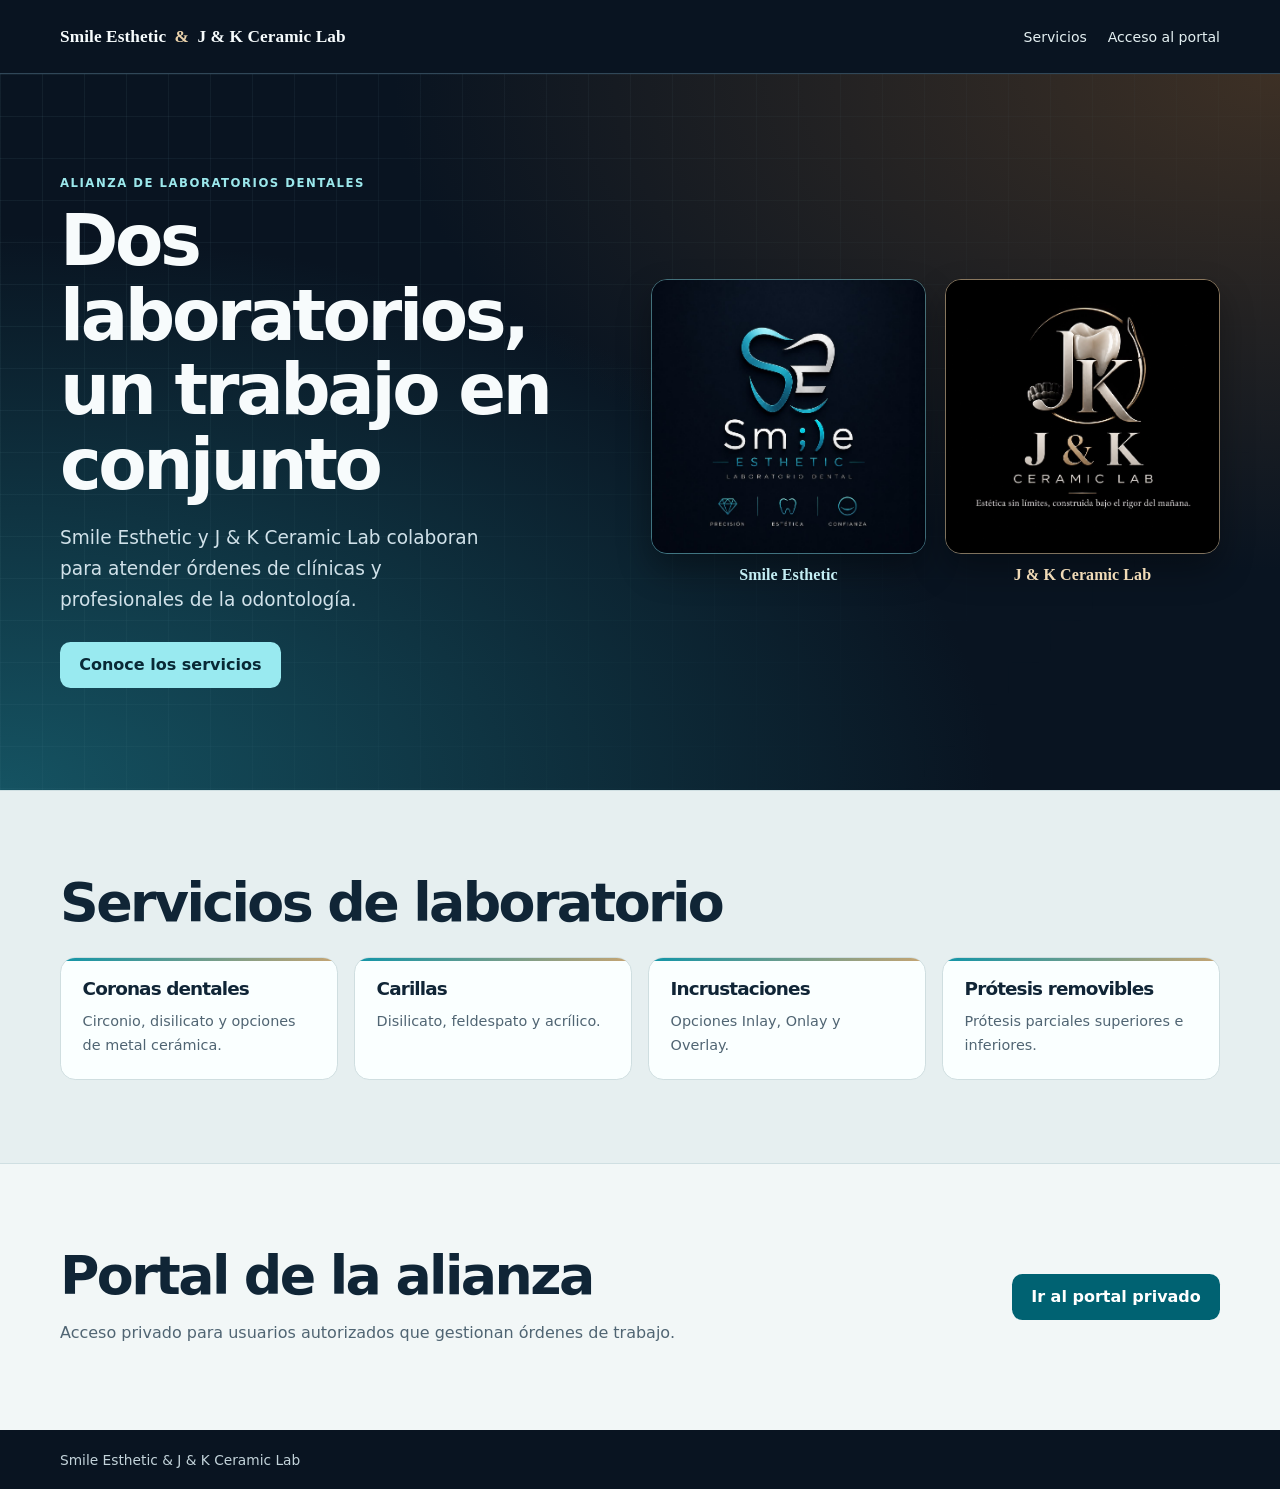
<file: index.html>
<!doctype html>
<html lang="es">
<head>
<meta charset="utf-8">
<meta name="viewport" content="width=device-width, initial-scale=1">
<meta name="theme-color" content="#091421">
<meta name="description" content="Conoce la alianza de laboratorios dentales entre Smile Esthetic y J &amp; K Ceramic Lab.">
<title>Smile Esthetic &amp; J &amp; K Ceramic Lab | Alianza de laboratorios dentales</title>
<style>
:root{color-scheme:light;--ink:#102536;--soft:#506573;--night:#091421;--teal:#006272;--gold:#ead2ab;font-family:system-ui,-apple-system,"Segoe UI",sans-serif}
*{box-sizing:border-box}
html{scroll-behavior:smooth}
body{margin:0;color:var(--ink);background:#f2f7f7}
a{color:inherit}
a:focus-visible{outline:3px solid #35bfd0;outline-offset:5px}
.wrap{width:min(1160px,calc(100% - 3rem));margin-inline:auto}
header{background:#091421;color:#f6fbfc;border-bottom:1px solid #304758}
nav{display:flex;align-items:center;justify-content:space-between;gap:.9rem;min-height:73px}
.site-name{font-weight:760;letter-spacing:-.035em;text-decoration:none;font-size:clamp(.92rem,2.2vw,1.08rem)}
.site-name span{color:var(--gold);padding-inline:.23em}
.links{display:flex;align-items:center;gap:1.3rem;font-size:.88rem}
.links a{color:#e4f0f2;text-decoration:none}
.links a:hover{text-decoration:underline;text-underline-offset:.3rem}
.hero{position:relative;isolation:isolate;background:radial-gradient(ellipse at 0 100%,#155362,transparent 55%),radial-gradient(ellipse at 100% 0,#3d3025,transparent 49%),#091421;color:#f7fbfc;overflow:hidden}
.hero::before{position:absolute;inset:0;z-index:-1;content:"";background:linear-gradient(#9bd4db12 1px,transparent 1px),linear-gradient(90deg,#9bd4db12 1px,transparent 1px);background-size:42px 42px;mask-image:linear-gradient(135deg,#000,transparent 84%)}
.hero-layout{display:grid;grid-template-columns:minmax(0,1fr) minmax(0,1.08fr);align-items:center;gap:clamp(2rem,5vw,5rem);padding-block:clamp(3rem,8vw,7rem)}
.kicker{margin:0 0 .85rem;color:#9ce8ec;font-size:.73rem;letter-spacing:.13em;font-weight:790;text-transform:uppercase}
h1,h2,h3{margin:0;letter-spacing:-.048em;line-height:1.06}
h1{font-size:clamp(2.65rem,5.5vw,5.05rem);max-width:12ch}
.hero p:not(.kicker){color:#d0e1e9;font-size:clamp(1rem,2vw,1.16rem);max-width:37ch;line-height:1.65;margin-block:1.3rem 1.65rem}
.action{display:inline-flex;align-items:center;justify-content:center;text-decoration:none;border-radius:.65rem;padding:.75rem 1.2rem;min-height:46px;font-weight:760;line-height:1.25}
.light{color:#092936;background:#99eaf0}
.light:hover{background:#c5f5f5}
.dark{color:#fff;background:#006272}
.dark:hover{background:#004953}
.partners{display:grid;grid-template-columns:repeat(2,minmax(0,1fr));gap:clamp(.55rem,1.7vw,1.2rem);margin:0}
.partners figure{margin:0;min-width:0}
.partners img{display:block;width:100%;height:auto;aspect-ratio:1;border:1px solid #75c6d282;border-radius:1rem;box-shadow:0 16px 34px #0005}
.partners figure:last-child img{border-color:#d9b98c91}
figcaption{margin-top:.75rem;text-align:center;font-weight:760;font-size:clamp(.73rem,1.5vw,1rem);color:#c4eef4}
figure:last-child figcaption{color:#f1dbb7}
.section{padding-block:clamp(2.75rem,6.5vw,5.5rem)}
.section h2{font-size:clamp(2rem,4.2vw,3.45rem)}
.section .kicker{color:#006272}
.section p{line-height:1.65;color:var(--soft)}
.intro{max-width:66ch;margin:.9rem 0 1.6rem}
.services{background:#e6eff0;border-block:1px solid #cfdfe2}
.grid{display:grid;grid-template-columns:repeat(4,minmax(0,1fr));gap:1rem;margin-top:1.6rem}
.grid article{position:relative;padding:1.35rem;border-radius:.95rem;border:1px solid #cfdee0;background:#faffff;overflow:hidden}
.grid article::before{content:"";position:absolute;left:0;top:0;right:0;height:3px;background:linear-gradient(90deg,#1195a8,#c5a473)}
.grid h3{font-size:1.15rem}
.grid p{font-size:.9rem;margin:.7rem 0 0}
.portal-info{display:flex;align-items:center;justify-content:space-between;column-gap:2rem;row-gap:1rem}
.portal-info p{margin-bottom:0}
footer{background:var(--night);color:#c3d3da;padding:1.35rem 0;font-size:.86rem}
footer p{margin:0}
@media(max-width:850px){.hero-layout{grid-template-columns:1fr}.partners{max-width:36rem}.grid{grid-template-columns:repeat(2,minmax(0,1fr))}}
@media(max-width:520px){.wrap{width:calc(100% - 1.8rem)}nav{min-height:62px}.links{gap:.65rem}.links a:first-child{display:none}.hero-layout{padding-block:2.5rem;gap:1.7rem}.grid{grid-template-columns:1fr}.portal-info{align-items:flex-start;flex-direction:column}}
@media(prefers-reduced-motion:reduce){html{scroll-behavior:auto}}

/* Lettering for partner names: distinct capital I, J and standard ampersand. */
.site-name,.partners figcaption{font-family:Georgia,"Times New Roman",serif;letter-spacing:.005em;font-weight:700}
.site-name span{font-family:Georgia,"Times New Roman",serif;font-style:normal}
</style>
</head>
<body>
<header><nav class="wrap" aria-label="Navegación principal">
<a class="site-name" href="#inicio">Smile Esthetic <span>&amp;</span> J &amp; K Ceramic Lab</a>
<div class="links"><a href="#servicios">Servicios</a><a href="#portal">Acceso al portal</a></div>
</nav></header>
<main id="inicio">
<section class="hero" aria-labelledby="hero-title"><div class="wrap hero-layout">
<div><p class="kicker">Alianza de laboratorios dentales</p><h1 id="hero-title">Dos laboratorios, un trabajo en conjunto</h1>
<p>Smile Esthetic y J &amp; K Ceramic Lab colaboran para atender órdenes de clínicas y profesionales de la odontología.</p>
<a class="action light" href="#servicios">Conoce los servicios</a></div>
<div class="partners" aria-label="Laboratorios de la alianza">
<figure><img src="[data-uri]" alt="Logo de Smile Esthetic" width="1254" height="1254"><figcaption>Smile Esthetic</figcaption></figure>
<figure><img src="[data-uri]" alt="Logo de J &amp; K Ceramic Lab" width="1254" height="1254"><figcaption>J &amp; K Ceramic Lab</figcaption></figure>
</div>
</div></section>
<section class="section services" id="servicios" aria-labelledby="services-title"><div class="wrap">
<h2 id="services-title">Servicios de laboratorio</h2>
<div class="grid">
<article><h3>Coronas dentales</h3><p>Circonio, disilicato y opciones de metal cerámica.</p></article>
<article><h3>Carillas</h3><p>Disilicato, feldespato y acrílico.</p></article>
<article><h3>Incrustaciones</h3><p>Opciones Inlay, Onlay y Overlay.</p></article>
<article><h3>Prótesis removibles</h3><p>Prótesis parciales superiores e inferiores.</p></article>
</div>
</div></section>
<section class="section" id="portal" aria-labelledby="portal-title"><div class="wrap portal-info">
<div><h2 id="portal-title">Portal de la alianza</h2><p>Acceso privado para usuarios autorizados que gestionan órdenes de trabajo.</p></div>
<a class="action dark" href="./portal/">Ir al portal privado</a>
</div></section>
</main>
<footer><div class="wrap"><p>Smile Esthetic &amp; J &amp; K Ceramic Lab</p></div></footer>
</body>
</html>
</file>
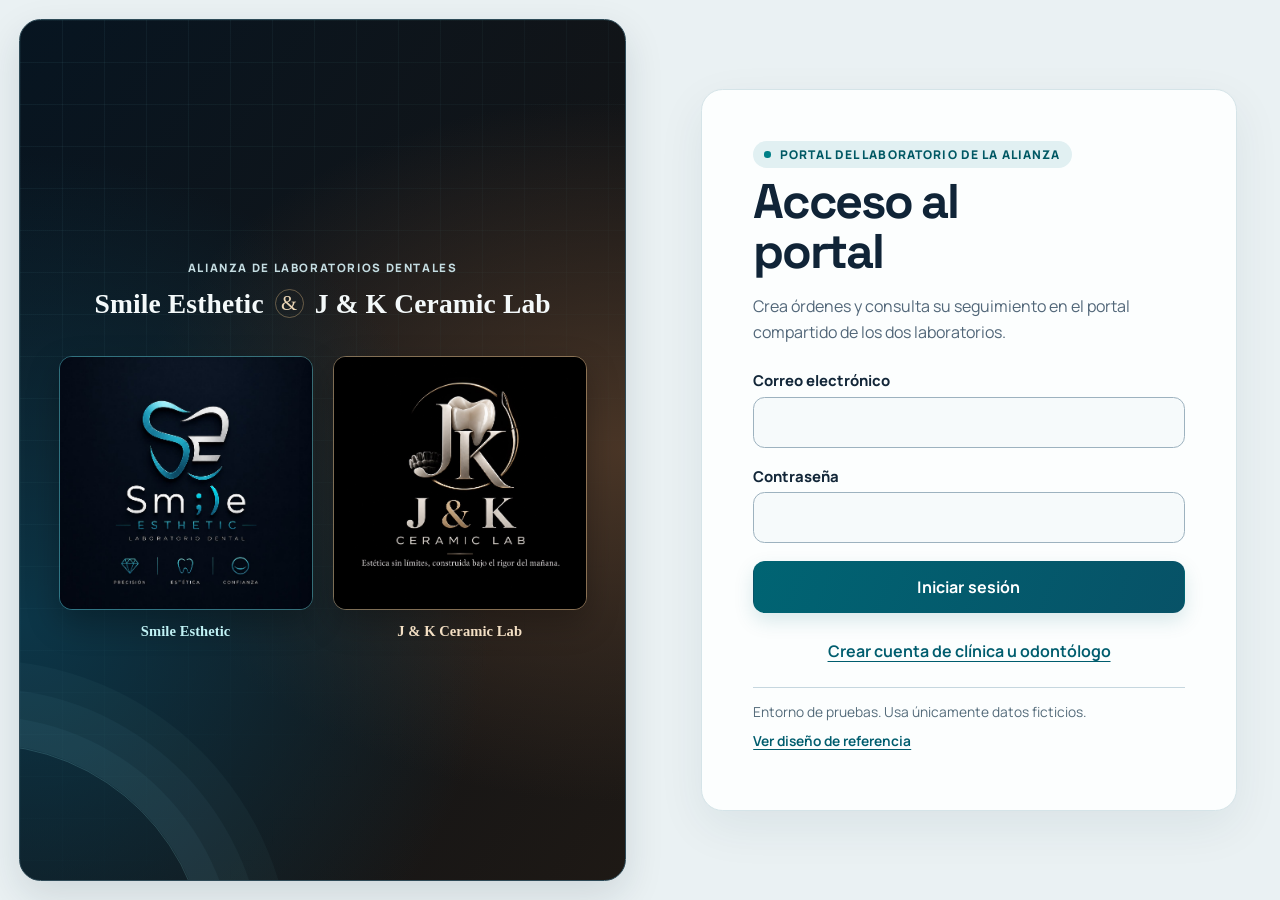
<file: portal/index.html>
<!doctype html>
<html lang="es">
<meta charset="utf-8">
<meta name="viewport" content="width=device-width, initial-scale=1">
<title>Smile Esthetic y J &amp; K Ceramic Lab · Portal de la alianza</title>
<meta name="theme-color" content="#081420">
<style>
  :root {
    color-scheme: light;
    --navy: #081420; --ink: #122638; --muted: #506373;
    --teal: #006373; --aqua: #7de2ed; --line: #d8e4e9;
    font-family: "Aptos", "Segoe UI", system-ui, sans-serif;
  }
  *, *::before, *::after { box-sizing: border-box; }
  [hidden] { display: none !important; }
  body { margin: 0; min-height: 100svh; color: var(--ink); background: #eef4f6; }
  .portal { min-height: 100svh; display: grid; grid-template-columns: minmax(0, 1fr) minmax(0, 1fr); }
  .brand-panel {
    display: grid; align-items: center; justify-items: center; min-width: 0;
    background: radial-gradient(ellipse at 48% 35%, #16273b, var(--navy) 73%);
    border-right: 1px solid #274658;
    padding: clamp(1rem, 4vw, 4rem);
  }
  .brand-panel img {
    display: block; width: min(100%, 540px); height: auto;
    border-radius: clamp(.7rem, 1.8vw, 1.2rem); border: 1px solid #354b59;
    box-shadow: 0 24px 65px #0005; aspect-ratio: 1;
  }
  main { width: min(100%, 35rem); margin: auto; padding: clamp(1.4rem, 5vw, 4.75rem); }
  .auth-card { display: flex; flex-direction: column; }
  .intro { margin-bottom: 1.8rem; }
  .eyebrow { margin: 0 0 .55rem; color: var(--teal); font-size: .77rem; font-weight: 750; letter-spacing: .16em; text-transform: uppercase; }
  h1 { margin: 0; font-size: clamp(2.05rem, 4.3vw, 3.15rem); font-weight: 740; line-height: 1.04; letter-spacing: -.047em; }
  h2 { margin: 0 0 1.1rem; font-size: 1.35rem; letter-spacing: -.025em; }
  p { line-height: 1.5; }
  .intro-description { margin: .85rem 0 0; color: var(--muted); }
  label { display: block; color: var(--ink); font-size: .93rem; font-weight: 650; }
  input, select, textarea {
    display: block; width: 100%; min-height: 48px; margin: .42rem 0 1.1rem; padding: .7rem .85rem;
    border: 1px solid #a6b9c4; border-radius: .55rem; background: #fcfeff; color: var(--ink); font: inherit;
  }
  input::placeholder, textarea::placeholder { color: #667b89; }
  textarea { resize: vertical; }
  button {
    min-height: 47px; border: 1px solid transparent; border-radius: .55rem; background: var(--teal);
    color: white; padding: .7rem 1.15rem; font: inherit; font-weight: 700; cursor: pointer;
    transition: background-color .15s, border-color .15s;
  }
  button:hover { background: #004c59; }
  button:disabled { opacity: .55; cursor: wait; }
  button:focus-visible, a:focus-visible, input:focus-visible, select:focus-visible, textarea:focus-visible {
    outline: 3px solid #008699; outline-offset: 3px;
  }
  a { color: #005d6e; font-weight: 650; text-decoration-thickness: .08em; text-underline-offset: .22em; }
  #login-form > button, #register-form > button { width: 100%; }
  #account-action, #register-form > p { margin: 1.05rem 0 0; text-align: center; }
  [role="status"]:empty { display: none; }
  [role="status"] { background: #e1eff1; color: #163d46; padding: .75rem .85rem; border-radius: .55rem; overflow-wrap: anywhere; }
  .utility { padding-top: 1.15rem; margin-top: 1.35rem; border-top: 1px solid #c6d7df; color: var(--muted); font-size: .86rem; }
  .utility a { display: inline-block; min-height: 36px; padding: .55rem 0; }
  .utility p { margin: 0; }
  #logout { align-self: flex-start; color: var(--teal); background: white; border-color: #a3bcc6; }
  #logout:hover { background: #e4f1f3; }
  #access-request, #pending-admin, #orders-area {
    margin-top: 1.25rem; padding: clamp(1rem, 3vw, 1.75rem); border: 1px solid var(--line); border-radius: .9rem; background: #fff;
  }
  #pending-list form { margin-top: 1rem; padding-top: .65rem; border-top: 1px solid var(--line); }
  .orders-grid { display: grid; grid-template-columns: repeat(auto-fit, minmax(min(100%, 215px), 1fr)); gap: 0 1rem; }
  .order-list { margin: .85rem 0 0; padding: 0; list-style: none; }
  .order-lab-controls { display: flex; align-items: end; flex-wrap: wrap; gap: .5rem 1rem; margin-top: .75rem; }
  .order-lab-controls label { flex: 1 1 13rem; }
  .order-lab-controls button { width: auto; margin: 0; }
  .order-list li { padding: .75rem .85rem; margin-top: .5rem; border-left: 3px solid var(--teal); border-radius: .35rem; background: #edf6f8; overflow-wrap: anywhere; }
  .portal:has(#logout:not([hidden])) { grid-template-columns: minmax(11rem, 19rem) minmax(0, 1fr); }
  .portal:has(#logout:not([hidden])) .brand-panel { align-items: start; padding: 1.6rem; }
  .portal:has(#logout:not([hidden])) main { width: min(100%, 67rem); margin: 0 auto; padding: clamp(1.25rem, 4vw, 3.25rem); }
  @media (max-width: 760px) {
    .portal, .portal:has(#logout:not([hidden])) { grid-template-columns: minmax(0, 1fr); }
    .brand-panel, .portal:has(#logout:not([hidden])) .brand-panel { border-right: 0; padding: .85rem; }
    .brand-panel img { width: min(44vw, 190px); border: 0; box-shadow: none; }
    .portal:has(#logout:not([hidden])) .brand-panel img { width: min(23vw, 88px); }
    main { padding-top: 1.55rem; padding-bottom: 1.4rem; }
    .intro { margin-bottom: 1.3rem; }
  }
  @media (prefers-reduced-motion: reduce) { button { transition: none; } }
</style>
<link rel="stylesheet" href="./brand/portal.css">
<div class="portal">
  <aside class="brand-panel alliance-panel" aria-label="Alianza entre Smile Esthetic y J &amp; K Ceramic Lab">
    <div class="alliance-intro">
      <p>ALIANZA DE LABORATORIOS DENTALES</p>
      <h2><span class="alliance-name">Smile Esthetic</span><span class="alliance-link" aria-hidden="true">&amp;</span><span class="alliance-name">J &amp; K Ceramic Lab</span></h2>
    </div>
    <div class="brand-pair">
      <figure class="partner-card partner-smile"><img src="./brand/smile-esthetic.jpeg" alt="Logo de Smile Esthetic" width="1254" height="1254" fetchpriority="high"><figcaption>Smile Esthetic</figcaption></figure>
      <figure class="partner-card partner-jk"><img src="./brand/jk-ceramic-lab.jpeg" alt="Logo de J &amp; K Ceramic Lab" width="1254" height="1254" fetchpriority="high"><figcaption>J &amp; K Ceramic Lab</figcaption></figure>
    </div>
  </aside>
  <main class="auth-card">
  <header class="intro">
    <p class="eyebrow">Portal del laboratorio de la alianza</p>
    <h1>Acceso al<br class="desktop-break"> portal</h1>
    <p class="intro-description">Crea órdenes y consulta su seguimiento en el portal compartido de los dos laboratorios.</p>
  </header>
  <form id="login-form" aria-label="Iniciar sesión">
    <label for="email">Correo electrónico</label>
    <input id="email" name="email" type="email" autocomplete="username" required>
    <label for="password">Contraseña</label>
    <input id="password" name="password" type="password" autocomplete="current-password" required>
    <button>Iniciar sesión</button>
    <p id="account-action"><a href="#registro" id="register-link">Crear cuenta de clínica u odontólogo</a></p>
  </form>
  <form id="register-form" hidden>
    <h2>Crear cuenta</h2>
    <label for="register-email">Correo electrónico</label>
    <input id="register-email" name="email" type="email" autocomplete="username" required>
    <label for="register-password">Contraseña nueva</label>
    <input id="register-password" name="password" type="password" autocomplete="new-password" minlength="8" required>
    <button>Crear cuenta</button>
    <p><a href="#acceso" id="login-link">Volver a iniciar sesión</a></p>
  </form>
  <p id="status" role="status"></p>
  <button id="logout" type="button" hidden>Cerrar sesión</button>
  <section id="access-request" hidden>
    <h2>Solicitar acceso al laboratorio</h2>
    <form id="clinic-request-form">
      <label for="clinic-name">Nombre de tu clínica o consultorio</label>
      <input id="clinic-name" name="clinic_name" minlength="2" maxlength="100" required>
      <button>Enviar solicitud de acceso</button>
    </form>
    <p id="request-status" role="status"></p>
  </section>
  <section id="pending-admin" hidden>
    <h2>Solicitudes pendientes</h2>
    <p id="admin-status" role="status"></p>
    <div id="pending-list"></div>
  </section>
  <section id="saved-order-summary" class="panel lab-order-summary" hidden>
    <h2>Órdenes de trabajo</h2>
    <p id="saved-order-count" role="status"></p>
    <button id="view-saved-orders" class="secondary" type="button">Ver órdenes guardadas</button>
  </section>
  <section id="orders-area" hidden>
    <h2>Listado de órdenes</h2>
    <p id="orders-status" role="status"></p>
    <label id="order-filter-label" for="order-lab-filter">Filtrar por laboratorio</label>
    <select id="order-lab-filter" aria-labelledby="order-filter-label"></select>
    <label id="order-clinic-filter-label" for="order-clinic-filter">Filtrar por clínica</label>
    <select id="order-clinic-filter" multiple size="4" aria-describedby="order-clinic-filter-hint"></select>
    <small id="order-clinic-filter-hint">Puedes seleccionar varias clínicas. Borra la selección para verlas todas.</small>
    <p id="order-list-status" role="status"></p>
    <ul id="order-list" class="order-list"></ul>
    <div class="order-lab-controls" id="saved-order-pages" hidden>
      <button id="orders-previous" type="button">Anterior</button>
      <button id="orders-next" type="button">Siguiente</button>
    </div>
  </section>
  <footer class="utility"><p>Entorno de pruebas. Usa únicamente datos ficticios.</p><a href="./diseno.html">Ver diseño de referencia</a></footer>
  </main>
</div>
<div id="workspace" hidden></div>
<script type="module">
const endpoint = 'https://ucspzetvgpxupyrvsgzt.supabase.co';
const apikey = "sb_publishable_5DDxLMeOF0kfe2LkAzvrqg_lRIk9XCW";
const roles = new Map([
  ['super_admin', 'Súper administrador'],
  ['admin', 'Administrador'],
  ['dental_technician', 'Técnico dental'],
  ['external', 'Odontólogo o clínica'],
  ['administrative', 'Personal administrativo']
]);
const form = document.querySelector('#login-form');
const status = document.querySelector('#status');
const logout = document.querySelector('#logout');
const entrance = document.querySelector('.portal');
const workspace = document.querySelector('#workspace');
let unmountWorkspace;
const submit = form.querySelector('button');
let token;
const registerForm = document.querySelector('#register-form');
const requestArea = document.querySelector('#access-request');
const requestForm = document.querySelector('#clinic-request-form');
const requestStatus = document.querySelector('#request-status');
const pendingAdmin = document.querySelector('#pending-admin');
const pendingList = document.querySelector('#pending-list');
const adminStatus = document.querySelector('#admin-status');

document.querySelector('#register-link').addEventListener('click', event => {
  event.preventDefault();
  form.reset(); form.hidden = true; registerForm.hidden = false;
  status.textContent = ''; registerForm.elements.email.focus();
});
document.querySelector('#login-link').addEventListener('click', event => {
  event.preventDefault();
  registerForm.reset(); registerForm.hidden = true; form.hidden = false;
  status.textContent = ''; form.elements.email.focus();
});
registerForm.addEventListener('submit', async event => {
  event.preventDefault();
  const button = registerForm.querySelector('button');
  if (button.disabled) return;
  if (!apikey?.startsWith('sb_publishable_')) {
    status.textContent = 'El registro no está configurado en este entorno.';
    return;
  }
  button.disabled = true;
  const email = registerForm.elements.email.value.trim();
  try {
    const url = new URL(endpoint + '/auth/v1/signup');
    url.searchParams.set('redirect_to', new URL('./', location.href).href);
    const response = await fetch(url, {
      method: 'POST', headers: { apikey, 'Content-Type': 'application/json' },
      body: JSON.stringify({email, password: registerForm.elements.password.value})
    });
    if (!response.ok) {
      status.textContent = response.status === 429
        ? 'Se alcanzó el límite de intentos. Intenta más tarde.'
        : 'No se pudo completar el registro. Si ya tienes una cuenta, vuelve al inicio de sesión.';
      return;
    }
    registerForm.reset();
    registerForm.hidden = true;
    form.hidden = false;
    form.elements.email.value = email;
    status.textContent = 'Revisa si recibiste un correo de confirmación. Luego inicia sesión aquí para solicitar el acceso a tu clínica.';
    form.elements.password.focus();
  } catch {
    status.textContent = 'No se pudo conectar con el servicio de registro. Intenta nuevamente.';
  } finally {
    registerForm.elements.password.value = '';
    button.disabled = false;
  }
});

async function showAccessRequest(userId) {
  requestArea.hidden = false;
  requestForm.hidden = true;
  const records = await requestData('lab_access_requests?select=status&user_id=eq.' + encodeURIComponent(userId));
  if (records.length) {
    requestStatus.textContent = 'Tu solicitud está pendiente de aprobación por el laboratorio.';
  } else {
    requestForm.hidden = false;
    requestStatus.textContent = 'Indica tu clínica o consultorio. El laboratorio revisará la solicitud.';
  }
}

requestForm.addEventListener('submit', async event => {
  event.preventDefault();
  const button = requestForm.querySelector('button');
  const clinic_name = requestForm.elements.clinic_name.value.trim();
  if (!token || button.disabled || clinic_name.length < 2) return;
  button.disabled = true; logout.disabled = true;
  try {
    await requestData('lab_access_requests', {
      method: 'POST', headers: {'Content-Type': 'application/json', Prefer: 'return=minimal'},
      body: JSON.stringify({clinic_name})
    });
    requestForm.hidden = true;
    requestStatus.textContent = 'Solicitud recibida. Tu acceso está pendiente de aprobación por el laboratorio.';
  } catch {
    requestStatus.textContent = 'No se pudo confirmar el envío. Vuelve a iniciar sesión para ver si la solicitud quedó registrada.';
  } finally {
    button.disabled = false; logout.disabled = false;
  }
});

async function showPendingRequests() {
  pendingAdmin.hidden = false;
  pendingRequests = await readAll('lab_access_requests?select=user_id,email,clinic_name&status=eq.pending&order=created_at.asc,user_id.asc');
  notifyClinics();
  renderPendingRequests();
}

function renderPendingRequests() {
  const selected = selectedClinics.map(normalizeClinic);
  const requests = pendingRequests.filter(item => !selected.length || selected.includes(normalizeClinic(item.clinic_name)) || selected.includes(normalizeClinic(requestClinicId(item.clinic_name))));
  pendingList.replaceChildren(...requests.map(item => {
    const row = document.createElement('form');
    const title = document.createElement('p');
    title.textContent = item.clinic_name + ' · ' + item.email;
    const label = document.createElement('label');
    label.textContent = 'Código de clínica';
    const code = document.createElement('input');
    code.required = true;
    code.pattern = '[A-Za-z0-9][A-Za-z0-9_\\-]{1,79}';
    code.maxLength = 80;
    label.append(code);
    const apply = document.createElement('button');
    apply.textContent = 'Aprobar acceso externo';
    row.append(title, label, apply);
    row.addEventListener('submit', async event => {
      event.preventDefault();
      if (!token || apply.disabled) return;
      apply.disabled = true; logout.disabled = true;
      try {
        await requestData('rpc/lab_approve_access', {
          method: 'POST', headers: {'Content-Type':'application/json'},
          body: JSON.stringify({p_user_id:item.user_id, p_clinic_code:code.value.trim()})
        });
        pendingRequests = pendingRequests.filter(request => request.user_id !== item.user_id);
        rememberClinic(code.value.trim());
        renderPendingRequests();
        adminStatus.textContent = 'Acceso aprobado para la clínica indicada.';
      } catch {
        adminStatus.textContent = 'No se pudo confirmar la aprobación. Revisa el código o vuelve a iniciar sesión.';
      } finally {
        apply.disabled = false; logout.disabled = false;
      }
    });
    return row;
  }));
  adminStatus.textContent = requests.length ? '' : 'No hay solicitudes pendientes para las clínicas seleccionadas.';
}

const area = document.querySelector('#orders-area');
const orderStatus = document.querySelector('#orders-status');
const orderList = document.querySelector('#order-list');
const orderLabFilter = document.querySelector('#order-lab-filter');
const orderLabFilterLabel = document.querySelector('#order-filter-label');
const orderListStatus = document.querySelector('#order-list-status');
const orderClinicFilter = document.querySelector('#order-clinic-filter');
const orderClinicFilterLabel = document.querySelector('#order-clinic-filter-label');
const orderClinicFilterHint = document.querySelector('#order-clinic-filter-hint');
let registeredClinics = [];
let selectedClinics = [];
let pendingRequests = [];
let catalogEntries = [];

const normalizeClinic = value => value.trim().toLocaleLowerCase('es');
const requestClinicId = name => 'request:' + normalizeClinic(name);
function getClinicOptions() {
  const clinics = registeredClinics.map(code => ({ id: code, name: code }));
  const names = new Set(registeredClinics.map(normalizeClinic));
  for (const { clinic_name } of pendingRequests) {
    const name = normalizeClinic(clinic_name);
    if (names.has(name)) continue;
    names.add(name);
    clinics.push({ id: requestClinicId(clinic_name), name: clinic_name + ' (solicitud)' });
  }
  return clinics;
}

function notifyClinics() {
  orderClinicFilter.replaceChildren(...registeredClinics.map(code => new Option(code, code, false, selectedClinics.includes(code))));
  area.dispatchEvent(new Event('clinics-changed'));
}

function subscribeClinics(callback) {
  const listener = () => callback(getClinicOptions());
  area.addEventListener('clinics-changed', listener);
  return () => area.removeEventListener('clinics-changed', listener);
}

function rememberClinic(code) {
  if (!registeredClinics.includes(code)) {
    registeredClinics = [...registeredClinics, code].sort((a, b) => a.localeCompare(b, 'es'));
    notifyClinics();
  }
}
const laboratoryNames = new Map([
  ['smile_esthetic', 'Smile Esthetic'],
  ['jk_ceramic_lab', 'J & K Ceramic Lab'],
]);
const labOptions = () => [...laboratoryNames].map(([code, name]) => new Option(name, code));
orderLabFilter.replaceChildren(new Option('Todos los laboratorios', ''), ...labOptions(), new Option('Sin asignar', 'unassigned'));
const savedSummary = document.querySelector('#saved-order-summary');
const savedCount = document.querySelector('#saved-order-count');
const savedPages = document.querySelector('#saved-order-pages');
const previousPage = document.querySelector('#orders-previous');
const nextPage = document.querySelector('#orders-next');
const pageSize = 50;
let ordersOffset = 0;
let orderLoadVersion = 0;
let canAssignLab = false;

async function requestData(path, options = {}, includeCount = false) {
  const response = await fetch(endpoint + '/rest/v1/' + path, {
    ...options,
    headers: { apikey, Authorization: 'Bearer ' + token, ...options.headers }
  });
  if (!response.ok) {
    const error = new Error('Request failed');
    const issue = await response.json().catch(() => null);
    error.code = issue?.code;
    error.databaseMessage = issue?.message;
    throw error;
  }
  if (includeCount) {
    const total = response.headers.get('content-range')?.split('/').at(-1);
    return { records: await response.json(), count: total && total !== '*' ? Number(total) : null };
  }
  return response.status === 204 ? null : response.json();
}

async function readAll(path) {
  const result = [];
  const pageSize = 250;
  for (let offset = 0; ; offset += pageSize) {
    const separator = path.includes('?') ? '&' : '?';
    const page = await requestData(path + separator + 'limit=' + pageSize + '&offset=' + offset);
    result.push(...page);
    if (page.length < pageSize) return result;
  }
}

async function loadClinics() {
  const clinics = await readAll('rpc/lab_visible_clinics?order=clinic_code');
  registeredClinics = clinics.map(clinic => clinic.clinic_code);
  notifyClinics();
}

const getOrderClinics = () => registeredClinics.map(code => ({ id: code, name: code }));
const getDoctors = clinic => readAll('rpc/lab_order_doctors?' + new URLSearchParams({ clinic, order: 'name,id' }));
async function findPatient(clinic, doc_type, doc_number) {
  const [patient] = await requestData('rpc/lab_order_patient', {
    method: 'POST', headers: { 'Content-Type': 'application/json' },
    body: JSON.stringify({ clinic, doc_type, doc_number })
  });
  return patient;
}

async function createOrder(payload) {
  const currentToken = token;
  let id;
  try {
    id = await requestData('rpc/lab_create_complete_order', {
      method: 'POST', headers: { 'Content-Type': 'application/json' },
      body: JSON.stringify({ payload })
    });
  } catch (error) {
    throw new Error(error.code === '22023' && error.databaseMessage
      ? error.databaseMessage
      : 'No se pudo confirmar el registro de la orden. Puedes reintentar sin duplicarla.');
  }
  if (currentToken === token) {
    rememberClinic(payload.clinic);
    ordersOffset = 0;
    void loadOrders().catch(() => {});
  }
  return id;
}

const catalogFields = 'id,category,service,variant,label,amount,original';
async function loadCatalog() {
  catalogEntries = await readAll('lab_catalog_services?select=' + catalogFields + '&order=category.asc,label.asc,id.asc');
}

async function addService(category, service, amount) {
  const currentToken = token;
  try {
    const [entry] = await requestData('lab_catalog_services?select=' + catalogFields, {
      method: 'POST', headers: { 'Content-Type': 'application/json', Prefer: 'return=representation' },
      body: JSON.stringify({ category, service, amount })
    });
    if (!entry || token !== currentToken) throw new Error('Missing catalog service');
    catalogEntries = [...catalogEntries, entry];
    return catalogEntries;
  } catch (error) {
    throw new Error(error.code === '23505' ? 'Ya existe un servicio con ese nombre.' : 'No se pudo guardar el servicio.');
  }
}

async function setPrice(id, amount) {
  const currentToken = token;
  try {
    const [entry] = await requestData('lab_catalog_services?id=eq.' + encodeURIComponent(id) + '&select=' + catalogFields, {
      method: 'PATCH', headers: { 'Content-Type': 'application/json', Prefer: 'return=representation' },
      body: JSON.stringify({ amount })
    });
    if (!entry || token !== currentToken) throw new Error('Missing catalog service');
    catalogEntries = catalogEntries.map(item => item.id === id ? entry : item);
  } catch {
    throw new Error('No se pudo actualizar la tarifa.');
  }
}

const workStages = ['Aprobación','En proceso','Prueba','Nuevamente en proceso','Finalizado','Entregado'];
const activityLabels = {
  receive:'Recepción física', approve:'Recepción aprobada', move:'Cambio de estado', charge:'Cuenta de cobro creada',
  report_payment:'Pago reportado', confirm_payment:'Pago confirmado', reject_payment:'Pago devuelto'
};
const orderMoney = new Intl.NumberFormat('es-CO', { style:'currency',currency:'COP',maximumFractionDigits:0 });
let orderView = 'Órdenes';

function selectOrderView(page) {
  orderView = page;
  ordersOffset = 0;
  refreshOrderList();
}

function orderAction(order, action, caption, fields = []) {
  const form = document.createElement('form');
  form.className = 'order-lab-controls';
  const inputs = {};
  for (const [key, title, kind] of fields) {
    const label = document.createElement('label');
    label.textContent = title;
    const input = document.createElement(Array.isArray(kind) ? 'select' : 'input');
    if (Array.isArray(kind)) input.replaceChildren(...kind.map(value => new Option(value, value)));
    else input.type = kind;
    input.maxLength = key === 'p_note' ? 1000 : 200;
    input.required = key !== 'p_note' || action === 'reject_payment';
    label.append(input);
    form.append(label);
    inputs[key] = input;
  }
  const button = document.createElement('button');
  button.type = 'submit';
  button.textContent = caption;
  const feedback = document.createElement('span');
  feedback.setAttribute('role','status');
  form.append(button, feedback);
  form.addEventListener('submit', async event => {
    event.preventDefault();
    if (button.disabled) return;
    if (['confirm_payment','charge'].includes(action) && !window.confirm(caption + ' para esta orden?')) return;
    button.disabled = true;
    feedback.textContent = 'Guardando…';
    try {
      const values = Object.fromEntries(Object.entries(inputs).map(([key,input])=>[key,input.value.trim()]));
      await requestData('rpc/lab_change_order',{
        method:'POST',headers:{'Content-Type':'application/json'},
        body:JSON.stringify({p_order:order.id,p_action:action,p_expected:order.status,...values})
      });
      orderStatus.textContent = ({
        receive:'Recepción registrada. La orden sigue disponible en Órdenes y Recepción física.',
        approve:'Recepción aprobada. La orden está disponible en Producción.',
        move:'Estado de la orden actualizado.', charge:'Cuenta de cobro creada.',
        report_payment:'Pago reportado. El laboratorio debe confirmarlo.', confirm_payment:'Pago confirmado.',
        reject_payment:'Pago devuelto a la clínica para corrección.'
      })[action];
      await loadOrders();
    } catch (error) {
      feedback.textContent = error.code === '22023' ? error.databaseMessage : 'No se pudo completar el cambio. Actualiza la lista y vuelve a intentar.';
      button.disabled = false;
    }
  });
  return form;
}

function chargeDocument(order, charge) {
  const documentView = document.implementation.createHTMLDocument('Cuenta de cobro');
  const title = documentView.createElement('h1');
  title.textContent = 'Cuenta de cobro';
  documentView.body.append(title);
  const issued = new Date(charge.created_at).toLocaleDateString('es-CO',{timeZone:'America/Bogota'});
  for (const [label, value] of [
    ['Referencia',charge.id],['Fecha de emisión',issued],['Laboratorio',laboratoryNames.get(order.responsible_lab)],
    ['Clínica',order.clinic_code],['Orden',order.id],['Servicio',order.service],['Valor en COP',orderMoney.format(charge.amount)],
    ['Estado de pago',charge.state]
  ]) {
    const line = documentView.createElement('p');
    line.textContent = label + ': ' + value;
    documentView.body.append(line);
  }
  const blob = new Blob(['<!doctype html>' + documentView.documentElement.outerHTML],{type:'text/html;charset=utf-8'});
  const url = URL.createObjectURL(blob);
  const link = document.createElement('a');
  link.href = url;
  link.download = 'cuenta-de-cobro-' + charge.id.slice(0,8) + '.html';
  link.click();
  setTimeout(()=>URL.revokeObjectURL(url),30000);
}

function renderOperations(item, order) {
  const charge = Array.isArray(order.lab_order_charges) ? order.lab_order_charges[0] : order.lab_order_charges;
  if (charge) {
    const summary = document.createElement('p');
    summary.textContent = 'Cuenta de cobro ' + charge.id.slice(0,8).toUpperCase() + ' · ' +
      orderMoney.format(charge.amount) + ' · ' + charge.state;
    if (charge.payment_reference) summary.textContent += ' · Pago ' + charge.payment_date + ' · Ref. ' + charge.payment_reference;
    const download = document.createElement('button');
    download.type = 'button';
    download.textContent = 'Descargar cuenta de cobro';
    download.addEventListener('click',()=>chargeDocument(order,charge));
    item.append(summary, download);
  }
  if (canAssignLab) {
    if (['Orden realizada','Recepción'].includes(order.status)) {
      item.append(orderAction(order,'receive','Registrar recepción',[
        ['p_value','Elemento recibido y cantidad','text'],['p_note','Observaciones (opcional)','text']
      ]));
      if (order.status==='Recepción') item.append(orderAction(order,'approve','Aprobar recepción',[['p_note','Observaciones de aprobación (opcional)','text']]));
    }
    if (!charge && workStages.includes(order.status) && orderView!=='Finanzas') {
      const targets = workStages.filter(status=>status!==order.status && (status!=='Entregado' || order.status==='Finalizado'));
      item.append(orderAction(order,'move','Actualizar estado',[['p_value','Estado siguiente',targets],['p_note','Observaciones (opcional)','text']]));
    }
    if (!charge && order.status==='Entregado') {
      if (order.order_details?.total != null && order.responsible_lab) item.append(orderAction(order,'charge','Crear cuenta de cobro'));
      else {
        const hint = document.createElement('p');
        hint.textContent = 'Para crear la cuenta de cobro, asigna el laboratorio y verifica el valor de la orden.';
        item.append(hint);
      }
    }
    if (charge?.state==='Pago reportado') {
      item.append(orderAction(order,'confirm_payment','Confirmar pago'));
      item.append(orderAction(order,'reject_payment','Devolver reporte',[['p_note','Motivo de devolución','text']]));
    }
  } else if (charge?.state==='Pendiente de pago') {
    item.append(orderAction(order,'report_payment','Reportar pago',[['p_paid_date','Fecha de pago','date'],['p_value','Referencia de pago','text']]));
  }
  if (order.lab_order_activity?.length) {
    const history = document.createElement('details');
    const summary = document.createElement('summary');
    summary.textContent = 'Historial de la orden';
    history.append(summary);
    for (const event of [...order.lab_order_activity].sort((a,b)=>b.id-a.id)) {
      const row = document.createElement('p');
      const time = new Date(event.created_at).toLocaleString('es-CO',{ timeZone:'America/Bogota' });
      row.textContent = [time, activityLabels[event.action], event.previous_status!==event.order_status ? event.order_status : '', event.note].filter(Boolean).join(' · ');
      history.append(row);
    }
    item.append(history);
  }
}

function renderOrder(order) {
  const item = document.createElement('li');
  const time = new Intl.DateTimeFormat('es-CO', { dateStyle: 'short', timeStyle: 'short', timeZone: 'America/Bogota' }).format(new Date(order.created_at));
  const reference = order.id.slice(0, 8).toUpperCase();
  const currentLab = laboratoryNames.get(order.responsible_lab) || 'Sin asignar';
  const details = document.createElement('div');
  details.textContent = [reference, order.service, order.clinic_code, order.order_details?.patientName || order.patient_reference, order.status, time].join(' · ');
  const lab = document.createElement('strong');
  lab.textContent = 'Laboratorio: ' + currentLab;
  item.append(details, lab);
  if (order.order_details) {
    const info = order.order_details;
    const money = new Intl.NumberFormat('es-CO', { style: 'currency', currency: 'COP', maximumFractionDigits: 0 });
    const expanded = document.createElement('details');
    const heading = document.createElement('summary');
    heading.textContent = 'Ver detalle de la orden ' + reference;
    expanded.append(heading);
    const lines = [
      ['Doctor', info.doctorName],
      ['Trabajo', [info.category, info.service, info.variant].filter(Boolean).join(' · ')],
      ['Color', info.color], ['Nomenclatura', info.references?.join(', ')], ['Cantidad', info.quantity],
      ['Tarifa unitaria', info.unitPrice == null ? 'Pendiente' : money.format(info.unitPrice)],
      ['Dientes', info.teeth ? ({ biodent: 'Biodent', 'duratone-n': 'Duratone-N', 'super-c': 'Super-C', 'cid-votar': 'CID / VOTAR' })[info.teeth.brand] : ''],
      ['Reglas por prótesis', info.teeth?.rulesPerProsthesis],
      ['Adicional de dientes', info.teeth ? money.format(info.teeth.extraTotal) : ''],
      ['Valor del trabajo', info.total == null ? 'Pendiente' : money.format(info.total)], ['Observaciones', order.observations]
    ];
    for (const [name, value] of lines) {
      if (value === '' || value == null) continue;
      const line = document.createElement('div');
      line.textContent = name + ': ' + value;
      expanded.append(line);
    }
    item.append(expanded);
  }

  if (canAssignLab && !order.lab_order_charges?.id && !order.lab_order_charges?.length) {
    const controls = document.createElement('div');
    controls.className = 'order-lab-controls';
    const label = document.createElement('label');
    label.textContent = 'Cambiar laboratorio de la orden ' + reference;
    const select = document.createElement('select');
    if (!order.responsible_lab) select.append(new Option('Selecciona un laboratorio', ''));
    select.append(...labOptions());
    select.value = order.responsible_lab || '';
    const save = document.createElement('button');
    save.type = 'button';
    save.textContent = 'Guardar asignación';
    save.disabled = true;
    const feedback = document.createElement('p');
    feedback.setAttribute('role', 'status');
    label.append(select);
    controls.append(label, save);
    item.append(controls, feedback);
    select.addEventListener('change', () => { save.disabled = !select.value || select.value === order.responsible_lab; });
    save.addEventListener('click', async () => {
      if (!token || save.disabled || !laboratoryNames.has(select.value)) return;
      const next = select.value;
      save.disabled = true;
      select.disabled = true;
      feedback.textContent = '';
      const expected = order.responsible_lab ? 'eq.' + order.responsible_lab : 'is.null';
      try {
        const updated = await requestData('lab_orders?id=eq.' + encodeURIComponent(order.id) + '&responsible_lab=' + expected + '&select=id', {
          method: 'PATCH', headers: { 'Content-Type': 'application/json', Prefer: 'return=representation' },
          body: JSON.stringify({ responsible_lab: next })
        });
        if (!token) return;
        const message = updated.length
          ? 'Orden ' + reference + ' asignada a ' + laboratoryNames.get(next) + '.'
          : 'La orden cambió. Se actualizó la lista para que puedas revisar su asignación.';
        if (updated.length) {
          order.responsible_lab = next;
          lab.textContent = 'Laboratorio: ' + laboratoryNames.get(next);
        }
        await loadOrders();
        orderStatus.textContent = message;
      } catch {
        feedback.textContent = 'No se pudo actualizar la lista. Revisa la asignación e intenta nuevamente.';
        if (!item.isConnected) orderStatus.textContent = feedback.textContent;
      } finally {
        select.disabled = false;
        save.disabled = select.value === order.responsible_lab;
      }
    });
  }
  renderOperations(item, order);
  return item;
}

async function loadOrders() {
  const requestVersion = ++orderLoadVersion;
  const filter = orderLabFilter.value;
  const query = new URLSearchParams({
    select: 'id,clinic_code,patient_reference,service,status,created_at,responsible_lab,observations,order_details,lab_order_charges(id,amount,state,created_at,payment_date,payment_reference),lab_order_activity(id,action,previous_status,order_status,note,created_at)',
    order: 'created_at.desc,id.desc',
    limit: String(pageSize),
    offset: String(ordersOffset)
  });
  if (orderView==='Recepción física') query.set('status','in.("Orden realizada","Recepción")');
  if (orderView==='Producción') query.set('status','in.(' + workStages.map(value=>JSON.stringify(value)).join(',') + ')');
  if (orderView==='Finanzas') query.set('status','eq.Entregado');
  if (filter) query.set('responsible_lab', filter === 'unassigned' ? 'is.null' : 'eq.' + filter);
  if (selectedClinics.length) query.set('clinic_code', 'in.(' + selectedClinics.map(code => JSON.stringify(code)).join(',') + ')');
  try {
    const { records: orders, count } = await requestData('lab_orders?' + query, { headers: { Prefer: 'count=exact' } }, true);
    if (requestVersion !== orderLoadVersion) return;
    if (!orders.length && ordersOffset > 0) {
      ordersOffset = Math.max(0, ordersOffset - pageSize);
      return loadOrders();
    }
    orderList.replaceChildren(...orders.map(renderOrder));
    const laboratory = filter ? laboratoryNames.get(filter) || 'Sin asignar' : 'Todos los laboratorios';
    const clinic = selectedClinics.length === 1 ? getClinicOptions().find(item => item.id === selectedClinics[0])?.name || selectedClinics[0] : selectedClinics.length ? selectedClinics.length + ' clínicas' : 'Todas las clínicas';
    const filterName = laboratory + ' · ' + clinic;
    savedCount.textContent = count === null ? filterName + ' · Consulta el listado para ver las órdenes.' : filterName + ' · ' + count + (count === 1 ? ' orden' : ' órdenes');
    orderListStatus.textContent = orders.length
      ? 'Órdenes ' + (ordersOffset + 1) + ' a ' + (ordersOffset + orders.length) + (count === null ? '' : ' de ' + count)
      : 'No hay órdenes para este filtro.';
    previousPage.disabled = ordersOffset === 0;
    nextPage.disabled = count === null ? orders.length < pageSize : ordersOffset + orders.length >= count;
    savedPages.hidden = previousPage.disabled && nextPage.disabled;
  } catch (error) {
    if (requestVersion !== orderLoadVersion) return;
    savedCount.textContent = 'No se pudieron consultar las órdenes.';
    orderListStatus.textContent = savedCount.textContent;
    throw error;
  }
}

function setOrderLabFilter(value) {
  orderLabFilter.value = value;
  ordersOffset = 0;
  refreshOrderList();
}

function setOrderClinicFilter(values) {
  selectedClinics = values;
  ordersOffset = 0;
  refreshOrderList();
  if (canAssignLab && !pendingAdmin.hidden) renderPendingRequests();
}

orderClinicFilter.addEventListener('change', () => setOrderClinicFilter([...orderClinicFilter.selectedOptions].map(option => option.value)));

function refreshOrderList() {
  savedPages.hidden = true;
  savedCount.textContent = 'Consultando órdenes…';
  orderList.replaceChildren();
  orderListStatus.textContent = 'Consultando órdenes…';
  void loadOrders().catch(() => {});
}

previousPage.addEventListener('click', () => {
  ordersOffset = Math.max(0, ordersOffset - pageSize);
  refreshOrderList();
});
nextPage.addEventListener('click', () => {
  ordersOffset += pageSize;
  refreshOrderList();
});
orderLabFilter.addEventListener('change', () => setOrderLabFilter(orderLabFilter.value));

async function showOrders(roleCode) {
  area.hidden = false;
  const external = roleCode === 'external';
  const allowed = external || roleCode === 'admin' || roleCode === 'super_admin';
  canAssignLab = allowed && !external;
  orderLabFilter.hidden = !allowed;
  orderLabFilterLabel.hidden = !allowed;
  savedSummary.hidden = !allowed;
  if (!allowed) {
    orderStatus.textContent = 'Esta cuenta aún no tiene acceso al registro de órdenes.';
    return;
  }
  if (external && !registeredClinics.length) {
    orderStatus.textContent = 'La cuenta aún no tiene una clínica asignada.';
  }
  await loadOrders();
}

async function revoke(accessToken) {
  if (!accessToken) return true;
  try {
    const response = await fetch(endpoint + '/auth/v1/logout?scope=local', {
      method: 'POST', headers: { apikey, Authorization: 'Bearer ' + accessToken }
    });
    return response.ok;
  } catch {
    return false;
  }
}

form.addEventListener('submit', async event => {
  event.preventDefault();
  if (!apikey?.startsWith('sb_publishable_')) {
    status.textContent = 'Falta configurar la clave pública del entorno de desarrollo.';
    return;
  }
  submit.disabled = true;
  status.textContent = 'Verificando acceso…';
  try {
    const fields = new FormData(form);
    const response = await fetch(endpoint + '/auth/v1/token?grant_type=password', {
      method: 'POST', headers: { apikey, 'Content-Type': 'application/json' },
      body: JSON.stringify({ email: fields.get('email'), password: fields.get('password') })
    });
    if (!response.ok) {
      status.textContent = response.status === 400 || response.status === 401
        ? 'No se pudo iniciar sesión. Revisa el correo y la contraseña.'
        : 'El servicio de acceso no está disponible en este momento.';
      return;
    }
    const session = await response.json();
    token = session.access_token;
    if (!token || !session.user?.id) throw new Error('Invalid session');
    const url = new URL(endpoint + '/rest/v1/lab_access_profiles');
    url.searchParams.set('select', 'role');
    url.searchParams.set('user_id', 'eq.' + session.user.id);
    const profile = await fetch(url, { headers: { apikey, Authorization: 'Bearer ' + token } });
    if (!profile.ok) throw new Error('Profile unavailable');
    const rows = await profile.json();
    const role = rows.length === 1 ? roles.get(rows[0].role) : undefined;
    if (!role) {
      form.hidden = true; logout.hidden = false; logout.disabled = true;
      status.textContent = 'Sesión iniciada.';
      await showAccessRequest(session.user.id).catch(() => { requestStatus.textContent = 'No se pudo consultar la solicitud de acceso.'; });
      logout.disabled = false;
      return;
    }
    status.textContent = 'Acceso verificado. Rol: ' + role + '.';
    form.hidden = true;
    logout.hidden = false;
    logout.disabled = true;
    if (['super_admin', 'admin', 'external'].includes(rows[0].role)) {
      await Promise.allSettled([loadClinics(), loadCatalog()]);
      if (!catalogEntries.length) {
        orderStatus.textContent = 'El catálogo no está disponible. Vuelve a iniciar sesión para crear una orden.';
      }
    }
    await showOrders(rows[0].role).catch(() => { orderStatus.textContent = 'No se pudieron consultar las órdenes. Intenta iniciar sesión nuevamente.'; });
    if (rows[0].role === 'admin' || rows[0].role === 'super_admin') {
      await showPendingRequests().catch(() => { adminStatus.textContent = 'No se pudieron cargar las solicitudes.'; });
    }
    if (['super_admin', 'admin', 'external'].includes(rows[0].role)) {
      try {
        const { mountWorkspace } = await import('./workspace.js?v=recepcion-cobros');
        const stylesheet = document.createElement('link');
        stylesheet.rel = 'stylesheet';
        stylesheet.href = './workspace.css?v=recepcion-cobros';
        const stylesReady = new Promise((resolve, reject) => {
          stylesheet.onload = resolve;
          stylesheet.onerror = reject;
        });
        document.head.append(stylesheet);
        try { await stylesReady; } catch (error) { stylesheet.remove(); throw error; }
        const unmount = mountWorkspace(workspace, {
          label: role, canApprove: rows[0].role !== 'external',
          orders: area, summary: savedSummary, requests: pendingAdmin, home: entrance.querySelector('main'),
          signOut: () => logout.click(), setLabFilter: setOrderLabFilter,
          getClinicOptions, subscribeClinics, setClinicFilter: setOrderClinicFilter,
          getCatalog: () => catalogEntries, addService, setPrice, getOrderClinics, getDoctors, findPatient, createOrder, selectOrderView
        });
        unmountWorkspace = () => { unmount(); stylesheet.remove(); };
        orderLabFilter.hidden = true;
        orderLabFilterLabel.hidden = true;
        orderClinicFilter.hidden = true;
        orderClinicFilterLabel.hidden = true;
        orderClinicFilterHint.hidden = true;
        entrance.hidden = true;
        workspace.hidden = false;
      } catch {
        status.textContent = 'Acceso verificado. El tablero no cargó; tus órdenes disponibles se muestran abajo.';
      }
    }
    logout.disabled = false;
    if (!entrance.hidden) logout.focus();
  } catch {
    await revoke(token);
    token = undefined;
    status.textContent = 'No se pudo verificar el acceso. Intenta de nuevo.';
  } finally {
    form.elements.password.value = '';
    submit.disabled = false;
  }
});

logout.addEventListener('click', async () => {
  logout.disabled = true;
  const revoked = await revoke(token);
  token = undefined;
  unmountWorkspace?.();
  unmountWorkspace = undefined;
  workspace.hidden = true;
  entrance.hidden = false;
  requestArea.hidden = true;
  requestForm.reset();
  requestStatus.textContent = '';
  pendingAdmin.hidden = true;
  pendingList.replaceChildren();
  adminStatus.textContent = '';
  area.hidden = true;
  savedSummary.hidden = true;
  savedPages.hidden = true;
  ordersOffset = 0;
  ++orderLoadVersion;
  orderLabFilter.value = '';
  orderView = 'Órdenes';
  registeredClinics = [];
  selectedClinics = [];
  pendingRequests = [];
  catalogEntries = [];
  orderClinicFilter.replaceChildren();
  orderClinicFilter.hidden = false;
  orderClinicFilterLabel.hidden = false;
  orderClinicFilterHint.hidden = false;
  orderListStatus.textContent = '';
  orderList.replaceChildren();
  orderStatus.textContent = '';
  logout.hidden = true;
  logout.disabled = false;
  form.hidden = false;
  status.textContent = revoked ? 'Sesión cerrada.' : 'Sesión local cerrada.';
  form.elements.email.focus();
});
</script>
</html>
</file>
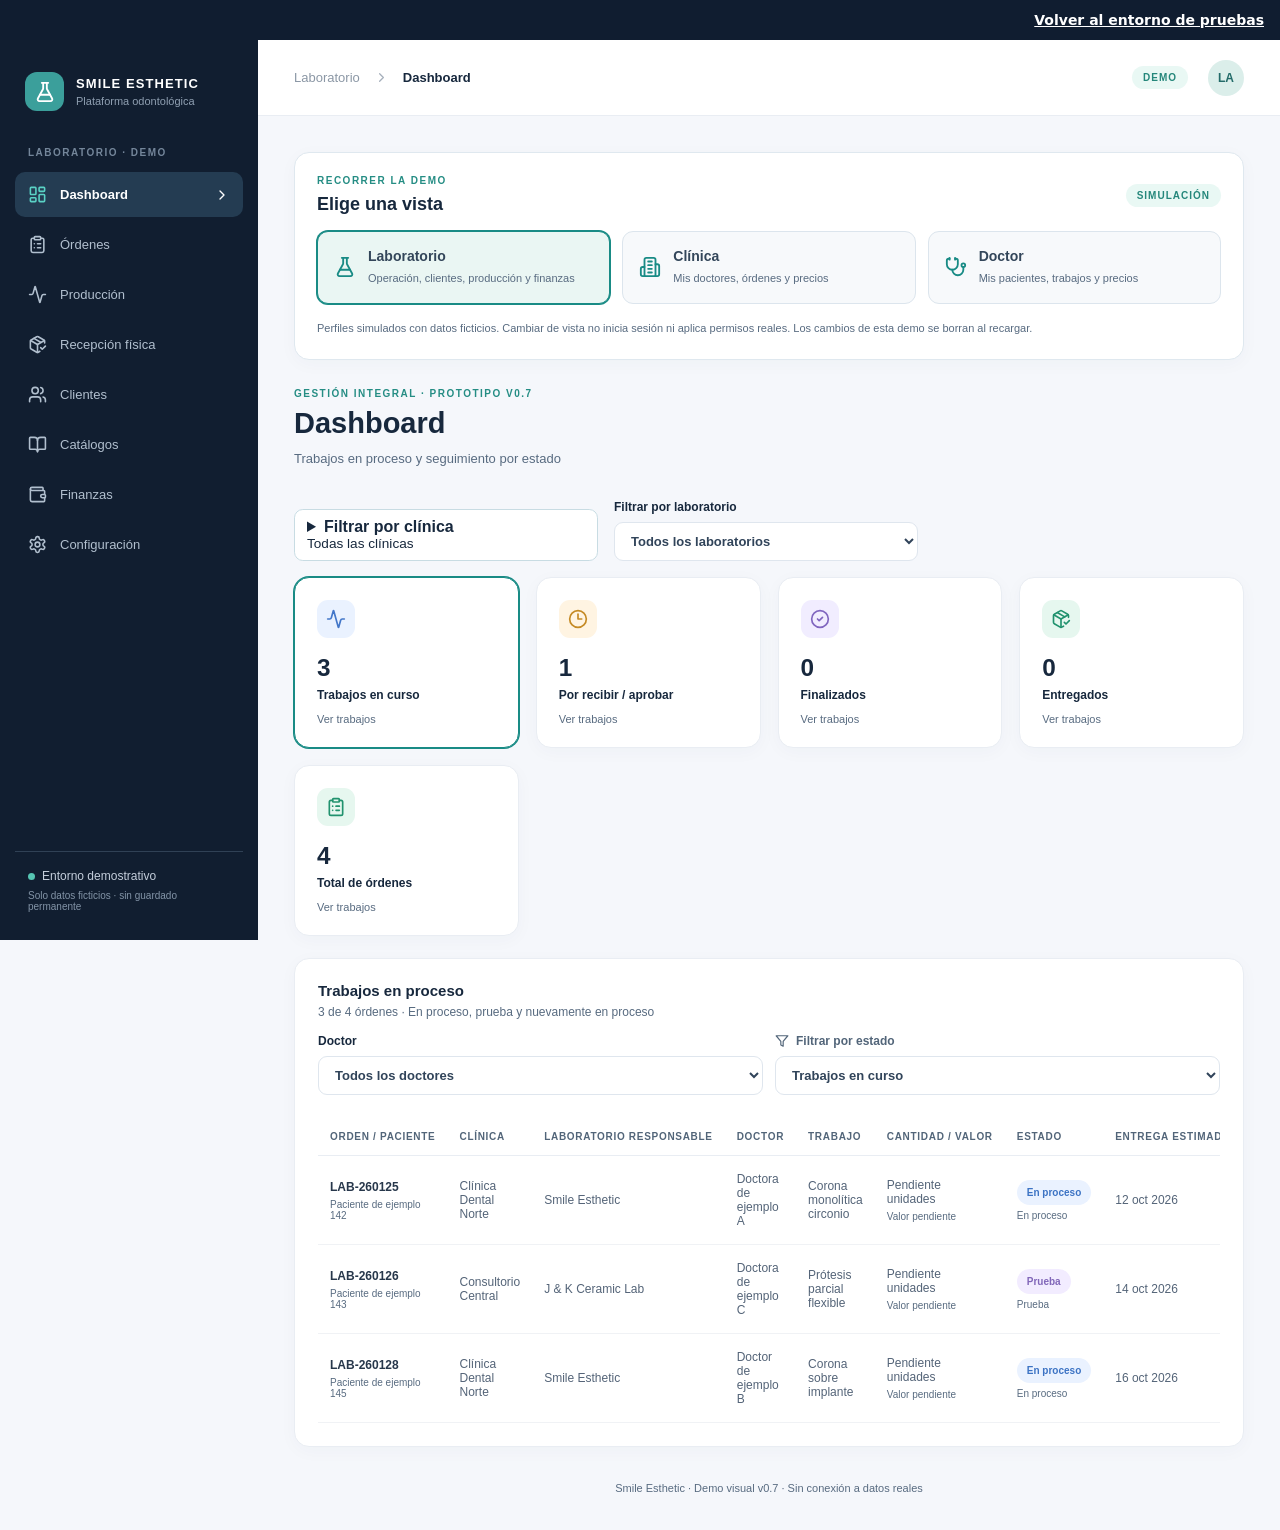
<file: portal/diseno.html>
<!doctype html><html lang="es"><head><meta charset="UTF-8"/><meta name="viewport" content="width=device-width,initial-scale=1.0"/><meta name="theme-color" content="#101d30"/><title>Smile Esthetic | Demo del laboratorio</title>  <script type="module" crossorigin src="./workspace.js?v=ordenes-catalogo"></script>
  <link rel="stylesheet" crossorigin href="./workspace.css?v=ordenes-catalogo">
</head><body><a href="./" style="display:block;padding:.75rem 1rem;text-align:right;background:#101d30;color:white;font:600 .875rem system-ui">Volver al entorno de pruebas</a><div id="root"></div></body></html>
</file>
<file: portal/brand/portal.css>
@font-face {
  font-family: Manrope; src: url("./fonts/manrope-latin.woff2") format("woff2");
  font-weight: 400 800; font-display: swap;
}
@font-face {
  font-family: "Space Grotesk"; src: url("./fonts/space-grotesk-latin.woff2") format("woff2");
  font-weight: 400 700; font-display: swap;
}
:root {
  --se-ink:#102437; --se-muted:#526779; --se-night:#06111e;
  --se-lagoon:#006474; --se-aqua:#71e8ed; --se-paper:#f3f7f8; --se-line:#d9e5e8;
  --se-body:Manrope,"Segoe UI",sans-serif;
  --se-display:"Space Grotesk",Manrope,system-ui,sans-serif;
}
body:has(.portal) { font-family:var(--se-body); color:var(--se-ink); background:var(--se-paper); }
.portal { grid-template-columns:minmax(0,1.04fr) minmax(0,1fr); }
.portal .brand-panel {
  position:relative; isolation:isolate; align-content:center; gap:1.5rem; overflow:hidden;
  background:radial-gradient(ellipse at 5% 83%,#0c3c50 0,transparent 52%),
             radial-gradient(ellipse at 92% 12%,#152e45 0,transparent 53%), var(--se-night);
  border-right:1px solid #264c61; padding:clamp(2rem,5vw,5rem);
}
.portal .brand-panel::before {
  content:""; position:absolute; inset:0; z-index:-1; pointer-events:none;
  background-image:linear-gradient(#8ae4e910 1px,transparent 1px),linear-gradient(90deg,#8ae4e910 1px,transparent 1px);
  background-size:42px 42px;
  mask-image:linear-gradient(140deg,#000,transparent 78%);
}
.portal .brand-panel::after {
  content:""; position:absolute; pointer-events:none; z-index:-1; width:75%; aspect-ratio:1;
  border:1px solid #93e7ee30; border-radius:50%; left:-44%; bottom:-37%;
  box-shadow:0 0 0 28px #93e7ee0b,0 0 0 56px #93e7ee0a,0 0 0 84px #93e7ee08;
}
.portal .brand-panel img {
  width:min(100%,440px); border:1px solid #7998aa5c; border-radius:clamp(1rem,1.6vw,1.6rem);
  box-shadow:0 2rem 5rem #01070bb0,0 0 0 .45rem #9fe9f00d;
}
.portal main.auth-card { width:min(100%,36rem); padding:clamp(2rem,5vw,5rem); }
.portal .intro { margin-bottom:2.05rem; }
.portal .eyebrow {
  display:inline-flex; align-items:center; gap:.55rem; padding:.3rem .7rem; border-radius:30px;
  background:#e1f0f2; color:#005864; font-size:.75rem; letter-spacing:.095em; font-weight:800;
}
.portal .eyebrow::before { content:""; width:.4rem; height:.4rem; border-radius:50%; background:#007f87; }
.portal h1 { font-family:var(--se-display); color:var(--se-ink); font-size:clamp(2.55rem,4.8vw,4rem); font-weight:700; line-height:1.02; }
.portal .intro-description { color:var(--se-muted); margin-top:1.03rem; max-width:30ch; font-size:1rem; line-height:1.65; }
.portal label { font-weight:750; }
.portal input, .portal select, .portal textarea { min-height:51px; border-radius:.72rem; border-color:#9db2bf; }
.portal #login-form > button, .portal #register-form > button {
  min-height:52px; border-radius:.75rem; background:#006474; letter-spacing:.01em; box-shadow:0 8px 19px #00647425;
}
.portal #login-form > button:hover, .portal #register-form > button:hover { background:#004e61; }
.portal #account-action, .portal #register-form > p { margin-top:1.3rem; }
.portal .utility { margin-top:1.55rem; color:#546b7a; }

.workspace-app { font-family:var(--se-body); color:var(--se-ink); background:var(--se-paper); }
.workspace-app .sidebar {
  background:radial-gradient(ellipse at 5% 0%,#183448,transparent 42%),var(--se-night);
  border-right:1px solid #284458; padding-top:1.45rem;
}
.workspace-app .brand { gap:.7rem; padding-bottom:1.9rem; }
.workspace-app .brand strong { font:700 .97rem var(--se-display); letter-spacing:.035em; }
.workspace-app .brand-icon { border:1px solid #4f7787; }
.workspace-app .brand small { color:#b4c6d2; font-size:.75rem; }
.workspace-app .menu-label { color:#a2bdc8; font:800 .68rem var(--se-body); letter-spacing:.09em; }
.workspace-app .sidebar nav button { color:#c4d6df; min-height:45px; font-weight:650; }
.workspace-app .sidebar nav button.active { background:linear-gradient(100deg,#185260,#123140); color:#fff; box-shadow:inset 3px 0 var(--se-aqua); }
.workspace-app .sidebar nav button:hover { background-color:#183445; }
.workspace-app .top { border-bottom-color:var(--se-line); }
.workspace-app .top-left .crumb { color:#486276; font-weight:700; }
.workspace-app .heading {
  position:relative; isolation:isolate; overflow:hidden;
  padding:clamp(1.35rem,3.5vw,2.65rem); border-radius:1.05rem; margin-bottom:1.45rem;
  background:radial-gradient(ellipse at 95% 5%,#195368 0,transparent 58%),linear-gradient(112deg,#09192b,#103349);
  color:#f3fbff; border:1px solid #245366; box-shadow:0 .95rem 2.4rem #16344923;
}
.workspace-app .heading::after {
  content:""; position:absolute; right:-7rem; top:-16rem; width:30rem; aspect-ratio:1; z-index:-1; pointer-events:none;
  border:1px solid #9ce9ec40; border-radius:50%; box-shadow:0 0 0 27px #9ce9ec12,0 0 0 54px #9ce9ec0c,0 0 0 80px #9ce9ec09;
}
.workspace-app .heading .eyebrow { color:#91eaf0; font-size:.77rem; letter-spacing:.11em; }
.workspace-app .heading h1 { font:700 clamp(1.85rem,4vw,3rem)/1.05 var(--se-display); letter-spacing:-.034em; }
.workspace-app .heading .subtitle { color:#d7e8ee; font-size:.94rem; max-width:58ch; }
.workspace-app .heading .primary { background:#7de5ed; color:#0b2935; }
.workspace-app .heading .primary:hover { background:#b0f4f7; }
.workspace-app .workspace-preview { color:#294954; background:#e8f2f4; border-color:#b9d9df; font-size:.875rem; }
.workspace-app .panel, .workspace-app .metric { border-color:var(--se-line); box-shadow:0 .45rem 1.2rem #15374a0a; border-radius:.95rem; }
.workspace-app .panel h2, .workspace-app #orders-area h2, .workspace-app #pending-admin h2 { font-family:var(--se-display); }
.workspace-app .metric { position:relative; overflow:hidden; }
.workspace-app .metric::after { content:"";position:absolute;inset:0 auto 0 0;width:3px;background:#b8d7df; }
.workspace-app .metric.selected::after { background:#007e8a; }
.workspace-app .metric-value { font-family:var(--se-display); letter-spacing:-.035em; font-variant-numeric:tabular-nums; }
.workspace-app .metric-label { color:#405969; font-weight:750; }
.workspace-app .subtitle, .workspace-app table small { color:#536a79; }
.workspace-app .primary { background:var(--se-lagoon); }
.workspace-app .primary:hover { background:#004e61; }
.workspace-app .secondary { color:#174a5b; background:#e5f0f3; }
.workspace-app .secondary:hover { background:#d3e7ec; }
.workspace-app .lane { border-color:#cedfe5; }
.workspace-app .lane-title h3 { font-family:var(--se-display); }
.workspace-app .task { border-color:#d8e5eb; }
.workspace-app .sidebar a:focus-visible, .workspace-app .sidebar button:focus-visible { outline-color:var(--se-aqua); }
@media (min-width:1150px) { .workspace-app .metrics { grid-template-columns:repeat(5,minmax(0,1fr)); } }
@media (max-width:760px) {
  .portal { grid-template-columns:1fr; }
  .portal .brand-panel { padding:1.1rem; min-height:0; }
  .portal .brand-panel img { width:min(43vw,170px); border-radius:.75rem; }
  .portal main.auth-card { padding:1.6rem 1.35rem 1.2rem; }
  .portal .intro { margin-bottom:1.25rem; }
  .portal h1 { font-size:clamp(2.45rem,9vw,3.15rem); }
  .portal .intro-description { margin-top:.62rem; }
  .workspace-app .heading { gap:.9rem; }
}

/* La alianza conserva un área, contraste y jerarquía equivalentes para ambas marcas. */
.portal .alliance-panel {
  align-content:center; gap:clamp(1.2rem,3vw,2.25rem);
  padding:clamp(1.3rem,4vw,3.8rem);
  background:radial-gradient(ellipse at 0% 70%,#0c3648 0%,transparent 55%),
             radial-gradient(ellipse at 100% 50%,#4a3627 0%,transparent 58%),
             linear-gradient(125deg,#071521,#131416 62%,#1e1915);
}
.alliance-intro { text-align:center; color:#f5fbfc; }
.alliance-intro p { margin:0 0 .75rem; color:#c6d9de; font-size:.72rem; font-weight:800; letter-spacing:.14em; }
.alliance-intro h2 { margin:0; font:700 clamp(1.42rem,2.8vw,2.55rem)/1.15 var(--se-display); letter-spacing:-.04em; }
.alliance-intro span { color:#ead3b2; margin:0 .1em; }
.brand-pair { width:min(100%,650px); display:grid; grid-template-columns:repeat(2,minmax(0,1fr)); gap:clamp(.6rem,1.8vw,1.25rem); }
.partner-card { min-width:0; margin:0; }
.portal .alliance-panel .partner-card img {
  width:100%; height:auto; aspect-ratio:1; object-fit:contain; border-radius:.88rem;
  border-color:var(--partner-line); box-shadow:0 .8rem 2rem #0004;
}
.partner-smile { --partner-line:#54bac780; --partner-name:#c0f1f4; }
.partner-jk { --partner-line:#c8a77b90; --partner-name:#f3dfc4; }
.partner-card figcaption { margin:.76rem 0 0; text-align:center; color:var(--partner-name); font-size:clamp(.72rem,1.3vw,.9rem); font-weight:800; line-height:1.35; }
.workspace-app .workspace-alliance { min-width:0; }
.workspace-app .workspace-alliance .workspace-logos { display:flex; align-items:center; gap:.55rem; margin-bottom:.65rem; color:#ebd7b8; }
.workspace-app .workspace-logos img { object-fit:contain; border:1px solid #71c1c980; border-radius:.55rem; }
.workspace-app .workspace-logos img:last-child { border-color:#ccac8490; }
.workspace-app .workspace-alliance strong { line-height:1.3; }
.workspace-app .workspace-alliance small { line-height:1.35; }
.workspace-app .heading { border-top:2px solid transparent; background:radial-gradient(ellipse at 95% 5%,#195368 0,transparent 58%),linear-gradient(112deg,#09192b,#103349); }
.workspace-app .heading::before { content:""; position:absolute; top:0; inset-inline:0; height:2px; background:linear-gradient(90deg,#75dbe8,#c7b38f 92%); opacity:.85; }
@media (max-width:760px) {
  .portal .alliance-panel { padding:1.1rem 1.25rem; gap:.85rem; }
  .alliance-intro p { font-size:.61rem; margin-bottom:.5rem; }
  .alliance-intro h2 { font-size:clamp(1.12rem,4.8vw,1.65rem); }
  .brand-pair { width:min(100%,300px); gap:.72rem; }
  .portal .alliance-panel .partner-card img { border-radius:.55rem; }
  .partner-card figcaption { margin-top:.4rem; }
}

/* Final entrance treatment: equal partners, one clear sign-in action. */
body:has(.alliance-panel) { background:#eaf1f3; }
.portal:has(.alliance-panel) { column-gap:clamp(1.5rem,4vw,5rem); padding:clamp(.65rem,1.5vw,1.5rem); }
.portal .alliance-panel {
  border:1px solid #2e4a57; border-radius:1.35rem;
  box-shadow:0 .9rem 2.4rem #102b3a20; padding:clamp(1.2rem,3vw,3.35rem);
}
.alliance-intro { width:100%; }
.alliance-intro > p { color:#c4dce1; }
.alliance-intro h2 { display:flex; align-items:center; justify-content:center; gap:.4em; flex-wrap:wrap; font-size:clamp(1.18rem,2.35vw,2.15rem); }
.alliance-intro .alliance-name { margin:0; color:#f4f9fa; }
.alliance-intro .alliance-link {
  color:#ead5b5; display:inline-grid; place-items:center; flex:0 0 1.4em; width:1.4em; height:1.4em;
  margin:0; border:1px solid #ccab7970; border-radius:50%; font-size:.75em; font-weight:400;
}
.portal .alliance-panel .partner-card img { border-radius:.8rem; }
.partner-card figcaption { font-size:clamp(.75rem,1.2vw,.91rem); }
.portal:has(.alliance-panel) main.auth-card {
  width:min(100%,33.5rem); padding:clamp(1.3rem,4vw,3.45rem); border-radius:1.35rem;
  border:1px solid #d5e4e8; background:#fcfefe; box-shadow:0 1rem 3rem #15354712;
}
.portal:has(.alliance-panel) .intro { margin-bottom:1.55rem; }
.portal:has(.alliance-panel) h1 { font-size:clamp(2.25rem,3.8vw,3.5rem); }
.portal:has(.alliance-panel) .intro-description { max-width:38ch; }
.portal #login-form input, .portal #register-form input { background:#f6fafb; }
.portal #login-form input:hover, .portal #register-form input:hover { border-color:#567b8a; }
.portal #login-form > button, .portal #register-form > button { background:linear-gradient(112deg,#006473,#075267); }
.portal #login-form > button:hover, .portal #register-form > button:hover { background:#004858; }
.portal #account-action a, .portal #register-form > p a { display:inline-block; padding:.3rem .1rem; }
.portal .utility { margin-top:1.2rem; padding-top:.9rem; }
.workspace-app .workspace-alliance strong { overflow-wrap:normal; }
@media (max-width:760px) {
  .portal:has(.alliance-panel) { column-gap:0; row-gap:1rem; padding:.7rem; }
  .portal .alliance-panel { padding:1rem .75rem; border-radius:.95rem; }
  .alliance-intro h2 { gap:.32em; font-size:clamp(1rem,4.55vw,1.55rem); }
  .portal:has(.alliance-panel) main.auth-card { padding:1.3rem; border-radius:.95rem; }
  .portal:has(.alliance-panel) h1 { font-size:clamp(2rem,8vw,2.65rem); }
  .desktop-break { display:none; }
}

/* Partner wordmarks use conventional, clearly separated letter shapes. */
.alliance-intro h2,.partner-card figcaption,.workspace-app .workspace-alliance strong{
  font-family:Georgia,"Times New Roman",serif;font-weight:700;letter-spacing:.005em;
}
.alliance-intro .alliance-link{font-family:Georgia,"Times New Roman",serif;font-style:normal;line-height:1}
@media (min-width:761px){.alliance-intro h2{font-size:clamp(1.15rem,2.15vw,1.95rem)}}
</file>
<file: portal/workspace.css>
:root{font-family:DM Sans,sans-serif;color:#17283d;background:#f5f7fb;font-synthesis:none}*{box-sizing:border-box}body{margin:0}button,input,select{font:inherit}button{cursor:pointer}button:disabled{opacity:.5;cursor:not-allowed}.app{min-height:100vh;display:flex}.sidebar{width:258px;flex-shrink:0;background:#111e30;color:#c4cedb;min-height:100vh;display:flex;flex-direction:column;padding:28px 15px;position:sticky;top:0;height:100vh}.brand{display:flex;align-items:center;gap:12px;padding:4px 10px 36px;color:#fff}.brand-icon{width:39px;height:39px;display:grid;place-items:center;background:#3b9f9b;border-radius:12px}.brand strong{display:block;font:800 13px Manrope;letter-spacing:1.1px}.brand small{display:block;color:#8f9fb1;font-size:11px;margin-top:4px}.menu-label{font-size:10px;letter-spacing:1.5px;font-weight:700;color:#74869a;padding:0 13px 14px}.sidebar nav{display:grid;gap:5px}.sidebar nav button{width:100%;display:flex;align-items:center;gap:13px;border:0;background:transparent;color:#b1bfce;padding:13px;border-radius:10px;text-align:left;font-size:13px}.sidebar nav button:hover{background:#21324a}.sidebar nav button.active{background:#243c52;color:#fff;font-weight:700}.sidebar nav button.active svg:first-child{color:#5ad2c5}.right{margin-left:auto}.side-bottom{margin-top:auto;padding:17px 13px 0;border-top:1px solid #304155;font-size:12px;color:#c4cedb}.side-bottom small{display:block;margin-top:7px;color:#8394a7}.demo-dot{display:inline-block;width:7px;height:7px;background:#56c5b3;border-radius:50%;margin-right:7px}main{min-width:0;flex:1}.top{height:76px;background:#fff;border-bottom:1px solid #e9edf3;display:flex;align-items:center;justify-content:space-between;padding:0 36px}.top-left,.top-right{display:flex;align-items:center;gap:14px}.top-left{font-size:13px}.top-left .crumb{color:#8b97a5}.top-left svg{color:#a6b0bc}.top-right{gap:20px;color:#728196}.avatar{width:36px;height:36px;border-radius:50%;background:#dbeeea;color:#236b69;display:grid;place-items:center;font-weight:800;font-size:12px}.demo-pill{background:#e9f8f4;color:#25877b;padding:6px 11px;border-radius:100px;font-size:10px;letter-spacing:1px;font-weight:800}.content{padding:36px;max-width:1580px;margin:auto}.heading{display:flex;justify-content:space-between;align-items:center;margin-bottom:30px;gap:20px}.eyebrow{color:#258d84;letter-spacing:1.5px;font-weight:800;font-size:10px;margin:0 0 8px}.heading h1{font:800 29px Manrope;margin:0}.subtitle{color:#8290a0;font-size:13px;margin:8px 0 0;line-height:1.7}.primary{display:inline-flex;gap:9px;align-items:center;justify-content:center;border:0;border-radius:9px;background:#198b85;color:#fff;font-weight:700;font-size:12px;padding:13px 17px}.primary:hover{background:#12726e}.secondary{background:#edf1f5;color:#33465a;border:0;padding:12px 16px;border-radius:9px;font-weight:700}.metrics{display:grid;grid-template-columns:repeat(4,minmax(0,1fr));gap:17px;margin-bottom:22px}.metric,.panel{background:#fff;border:1px solid #e9edf3;border-radius:15px;box-shadow:0 4px 18px #1d395008}.metric{padding:22px}.metric-icon{width:38px;height:38px;border-radius:11px;display:grid;place-items:center;margin-bottom:16px}.blue{background:#eaf2ff;color:#4377c9}.amber{background:#fff4e2;color:#c58a24}.purple{background:#f1edff;color:#8066bf}.green{background:#e6f7ef;color:#21926e}.metric-value{font:800 27px Manrope}.metric-label{font-size:12px;font-weight:700;margin-top:6px}.metric-foot{font-size:11px;color:#a0adba;display:block;margin-top:11px}.columns{display:grid;grid-template-columns:minmax(0,1.8fr) minmax(300px,1fr);gap:20px}.panel{padding:23px;min-width:0}.panel-head{display:flex;justify-content:space-between;align-items:center;gap:15px;margin-bottom:23px}.panel h2{font:800 15px Manrope;margin:0}.panel-head p{font-size:12px;color:#94a0ae;margin:6px 0 0}.link{border:0;background:none;color:#198b85;display:flex;align-items:center;gap:5px;font-weight:700;font-size:12px}.table-wrap{overflow-x:auto}table{border-collapse:collapse;width:100%;font-size:12px;text-align:left}th{color:#9aa5b2;font-size:10px;text-transform:uppercase;letter-spacing:.7px;padding:13px 12px;border-bottom:1px solid #e9edf3;white-space:nowrap}td{padding:16px 12px;border-bottom:1px solid #f0f2f5;color:#546478}td strong{color:#27374b}td small{display:block;color:#9ca8b4;margin-top:5px}.tag{display:inline-block;padding:7px 10px;border-radius:30px;background:#e7f6f0;color:#27816c;font-weight:700;font-size:10px;white-space:nowrap}.tag.warn{background:#fff3df;color:#b17d23}.tag.purple{background:#f2ecff;color:#8167b9}.tag.blue{background:#eaf2ff;color:#3c73c4}.activity-list{display:grid;gap:25px}.activity-list>div{display:flex;gap:12px;align-items:center}.circle{width:38px;height:38px;display:grid;place-items:center;border-radius:50%}.activity-list p{margin:0}.activity-list strong{display:block;font-size:12px}.activity-list small{display:block;color:#9aa6b4;margin-top:6px;font-size:11px}.search{display:flex;align-items:center;gap:9px;border:1px solid #e5eaf0;border-radius:9px;padding:0 12px;color:#9ba7b4}.search input{border:0;outline:0;padding:10px 0;width:180px;font-size:12px}.kanban{display:grid;grid-template-columns:repeat(4,minmax(220px,1fr));gap:14px;overflow-x:auto}.lane{background:#edf1f5;padding:14px;border-radius:12px;min-height:300px}.lane-title{display:flex;justify-content:space-between;align-items:center;margin-bottom:15px}.lane-title>span:last-child{font-size:12px;color:#8191a1}.task{background:#fff;border:1px solid #e6ebf1;border-radius:11px;padding:17px;margin-bottom:12px}.task small{font-size:10px;color:#9aa7b5}.task h3{font-size:13px;margin:10px 0 7px}.task p{font-size:11px;color:#8d9baa}.task-foot{display:flex;justify-content:space-between;gap:8px;border-top:1px solid #eff2f5;padding-top:12px;margin-top:14px;font-size:10px;color:#7d8da0}.catalog-grid{display:grid;grid-template-columns:repeat(2,minmax(0,1fr));gap:17px}.catalog-row{padding:15px 0;border-bottom:1px solid #edf0f4}.catalog-row strong,.catalog-row small{display:block}.catalog-row strong{font-size:12px}.catalog-row small{font-size:11px;color:#8e9cab;margin-top:6px}.client-row,.physical-row{display:flex;align-items:center;gap:14px;padding:16px 0;border-bottom:1px solid #eef1f4;font-size:12px}.client-row>div{flex:1}.client-row strong,.client-row small{display:block}.client-row small{color:#95a1ad;margin-top:5px}.client-icon{background:#eaf5f4;padding:10px;border-radius:10px;color:#198b85}.physical-row>span:first-of-type{flex:1}.physical-row button{border:0;background:none;color:#9aa7b5}.physical-row svg{color:#268d85}label{display:grid;gap:8px;font-size:12px;font-weight:700;margin:0 0 17px}label input,label select{width:100%;border:1px solid #dfe6ee;background:#fff;border-radius:9px;padding:12px;font-size:13px;color:#31445a;outline-color:#198b85}.full{width:100%}.hint{font-size:11px;color:#93a0ad;line-height:1.7}.empty{padding:35px;color:#91a0ae;text-align:center;font-size:12px}.notice{display:flex;justify-content:space-between;align-items:center;padding:13px 16px;border-radius:9px;background:#e8f6f3;color:#236e65;font-size:12px;margin-bottom:20px}.notice button{border:0;background:transparent;color:inherit}.notice.soft{margin:0;font-size:11px}footer{text-align:center;font-size:11px;color:#a6b1be;margin-top:35px}.modal-back{position:fixed;inset:0;background:#0e1c2ca6;display:flex;align-items:center;justify-content:center;padding:20px;z-index:5}.modal{width:min(100%,510px);background:#fff;border-radius:18px;max-height:92vh;overflow:auto;box-shadow:0 24px 70px #0003}.modal-head{display:flex;justify-content:space-between;align-items:start;padding:25px 27px 18px;border-bottom:1px solid #edf0f3}.modal-head h2{font:800 19px Manrope;margin:0}.modal-head button{border:0;background:none;color:#8190a0}.modal-body{padding:24px 27px}.modal-actions{padding:16px 27px 24px;display:flex;justify-content:flex-end;gap:10px}.hamburger,.close{display:none;border:0;background:none;color:inherit}.overlay{display:none}@media(max-width:1150px){.metrics{grid-template-columns:repeat(2,minmax(0,1fr))}.columns{grid-template-columns:1fr}.kanban{grid-template-columns:repeat(4,250px)}}@media(max-width:760px){.sidebar{position:fixed;left:-275px;z-index:8;transition:left .2s}.sidebar.shown{left:0}.overlay{display:block;position:fixed;inset:0;background:#0813219c;z-index:7}.close,.hamburger{display:block}.close{margin-left:auto}.top{height:65px;padding:0 17px}.top-right{gap:12px}.content{padding:23px 15px}.heading{align-items:start}.heading h1{font-size:24px}.metrics{gap:10px}.metric{padding:15px}.metric-value{font-size:22px}.metric-label{font-size:11px}.panel{padding:17px}.catalog-grid{grid-template-columns:1fr}.search input{width:115px}.top-left .crumb{display:none}}:root{font-family:Arial,Helvetica,sans-serif}.brand strong,.heading h1,.metric-value,.panel h2,.modal-head h2{font-family:Arial,Helvetica,sans-serif}.subtitle,.hint,.panel-head p,.activity-list small,.catalog-row small,.client-row small,.metric-foot,footer,td small,.task small,.task p{color:#586b80}th{color:#526579}.metric-value{font-size:clamp(19px,1.9vw,27px)}.form-error{padding:12px;background:#fff0ef;color:#a52a22;border-radius:8px;margin-bottom:18px;font-size:13px}button:focus-visible{outline:3px solid #28aaa0;outline-offset:3px}@media(max-width:480px){.panel-head,.heading{flex-wrap:wrap}.search,.search input{width:100%}.top-left{gap:8px}.brand strong{letter-spacing:.3px}.metric-value{font-size:20px}}.metric-button{font:inherit;text-align:left;width:100%;color:inherit;transition:border-color .15s,box-shadow .15s}.metric-button:hover{border-color:#83bfb9;box-shadow:0 5px 20px #198b8515}.metric-button.selected{border-color:#198b85;box-shadow:0 0 0 1px #198b85}.filter-label{margin:0;min-width:230px}.filter-label>span{display:flex;align-items:center;gap:7px;color:#526579}.filter-label select{padding:10px 12px}.order-modal{width:min(100%,650px)}.form-section{font-size:14px;color:#253e53;padding:18px 0 10px;margin:8px 0 15px;border-bottom:1px solid #e6edf2}.form-grid{display:grid;grid-template-columns:1fr 1fr;gap:15px}.field-heading{display:flex;align-items:center;justify-content:space-between;gap:10px;font-size:12px;color:#586b80;margin-bottom:17px}.type-editor{border:1px solid #b6d7d3;background:#f4fbf9;border-radius:10px;padding:16px;margin:0 0 20px;min-width:0}.type-editor legend{font-size:12px;font-weight:700;color:#236e65}.patient-match{background:#e8f6f3;border-radius:8px;padding:12px;color:#236e65;font-size:12px;line-height:1.6}.form-error{position:sticky;top:0;z-index:1;margin-top:16px}.notice.soft{line-height:1.6}select:disabled,input:disabled{background:#f1f4f7;color:#627286}.search input{width:220px}.order-modal .modal-body{padding-top:18px}@media(max-width:760px){.dashboard-head{align-items:stretch}.filter-label{width:100%;min-width:0}.order-modal{max-height:88dvh}.modal-back{padding:12px}.modal-head{padding:20px}.modal-body{padding:18px 20px}.modal-actions{padding:16px 20px;flex-wrap:wrap}.form-grid{grid-template-columns:1fr;gap:0}.field-heading{flex-wrap:wrap}.search input{min-width:0;width:100%}.physical-row{flex-wrap:wrap}}@media(prefers-reduced-motion:reduce){*{transition:none!important}}.dashboard-head{flex-wrap:wrap;align-items:start}.dashboard-filters{display:flex;gap:12px;flex-wrap:wrap;width:100%}.dashboard-filters .filter-label{min-width:180px;flex:1}.reference-panel{margin:18px 0}.reference-list{display:flex;flex-wrap:wrap;gap:8px;margin:16px 0}.reference-choice{display:flex;align-items:center;gap:6px;border:1px solid #c4d4df;border-radius:8px;padding:10px;margin:0;font-size:12px}.reference-choice input{width:auto;accent-color:#198b85}.nomenclature-picker{border:1px solid #dfe6ee;border-radius:10px;min-width:0;padding:15px;margin:18px 0}.nomenclature-picker legend{font-weight:700;font-size:12px}.quantity-output{display:block;font-size:14px;font-weight:700;color:#236e65}.quote-preview{background:#f1f8f6;border:1px solid #d2e8e3;padding:16px;border-radius:10px;font-size:13px;margin:18px 0}.quote-preview h3{margin-top:0}.quote-preview strong{display:block;font-size:16px}textarea{font:inherit;width:100%;resize:vertical;border:1px solid #dfe6ee;border-radius:9px;padding:12px;color:#31445a;outline-color:#198b85}.inline-editor{display:flex;align-items:end;gap:12px;flex-wrap:wrap;margin-top:18px}.inline-editor label{margin:0;flex:1;min-width:160px}.doctor-row{display:flex;align-items:center;gap:16px;border-bottom:1px solid #e6edf2;padding:16px 0;flex-wrap:wrap}.doctor-row>div{flex:1;min-width:180px}.doctor-row small,.reception-order{display:block;color:#586b80;font-size:12px;margin-top:5px}.price-row{padding:12px 0;font-size:12px;border-top:1px solid #edf1f4;line-height:1.6}.price-button{display:block;margin-top:6px;border:0;background:#edf7f4;color:#236e65;padding:7px 10px;border-radius:6px;text-align:left}.price-editor{display:flex;gap:10px;align-items:end;flex-wrap:wrap;margin-top:12px}.price-editor label{margin:0;flex:1}.table-wrap table{min-width:900px}@media(max-width:760px){.dashboard-filters{display:grid;grid-template-columns:1fr}.dashboard-filters .filter-label{min-width:0}.price-editor{align-items:stretch}.reference-choice{font-size:11px}.doctor-row .link{padding:8px 0}}.profile-selector{background:#fff;border:1px solid #dfe8ef;border-radius:15px;padding:22px;margin-bottom:28px;box-shadow:0 4px 18px #1d395008}.profile-heading{display:flex;align-items:center;justify-content:space-between;margin-bottom:16px;gap:12px}.profile-heading h2{font-size:18px;margin:0}.profile-options{display:grid;grid-template-columns:repeat(3,minmax(0,1fr));gap:12px}.profile-option{display:flex;gap:12px;align-items:center;background:#f7f9fb;border:1px solid #dce5ed;border-radius:11px;padding:16px;color:#33465a;text-align:left;min-width:0}.profile-option strong{display:block;font-size:14px}.profile-option small{display:block;font-size:11px;color:#586b80;margin-top:6px;line-height:1.5}.profile-option svg{flex-shrink:0;color:#198b85}.profile-option:hover{border-color:#198b85}.profile-option.selected{background:#eaf6f3;border-color:#198b85;box-shadow:0 0 0 1px #198b85}.profile-disclaimer{font-size:11px;color:#586b80;line-height:1.6;margin:16px 0 0}.profile-context{margin:18px 0 0;max-width:560px}.profile-context-row{display:flex;gap:20px;align-items:end;flex-wrap:wrap}.profile-context-row .profile-context{flex:1;min-width:220px}.profile-identity{font-size:12px;color:#586b80;margin-bottom:12px}@media(max-width:760px){.profile-selector{padding:16px}.profile-options{grid-template-columns:1fr}.profile-option{padding:12px}.profile-option small{margin-top:3px}.profile-identity{margin-bottom:0}.profile-context-row{gap:4px}.profile-context-row .profile-context{min-width:0;width:100%}.profile-context{max-width:none}.top-left strong{font-size:12px}}.space-top{margin-top:20px}.catalog-filters{display:flex;gap:16px;flex-wrap:wrap}.catalog-filters label{flex:1;min-width:190px;margin:0}.tariff-row{display:flex;justify-content:space-between;gap:16px;border-top:1px solid #e6edf2;padding:17px 0;font-size:12px;line-height:1.6}.tariff-row:first-of-type{margin-top:15px}.tariff-row>div:first-child{flex:1;min-width:0}.tariff-row small{display:block;color:#586b80;margin-top:5px}.tariff-price{min-width:110px}.tariff-amount{display:block;font-size:14px;color:#236e65;margin-bottom:7px}.source-warning{color:#9a6715!important;font-size:11px;line-height:1.6}.reception-layout{display:grid;grid-template-columns:minmax(250px,1fr) minmax(0,1.4fr);gap:20px;align-items:start}.reception-results{display:grid;gap:10px;max-height:570px;overflow-y:auto}.reception-result{display:grid;gap:7px;width:100%;text-align:left;padding:15px;background:#f7f9fb;border:1px solid #dce5ed;border-radius:10px;font-size:12px;color:#33465a}.reception-result small{color:#586b80;line-height:1.5}.reception-result.selected{background:#eaf6f3;border-color:#198b85;box-shadow:0 0 0 1px #198b85}.receipt-note{background:#f1f8f6;border-radius:9px;padding:16px;margin-top:18px;font-size:12px;white-space:pre-wrap;overflow-wrap:anywhere}.production-toolbar{display:flex;gap:18px;align-items:center;justify-content:space-between;margin-bottom:20px}.production-toolbar label{margin:0;min-width:220px}.pending-reception{margin-bottom:20px}.pending-reception>p{font-size:12px;line-height:1.7}.production-board{grid-template-columns:repeat(8,minmax(260px,1fr));align-items:start;padding-bottom:15px}.production-board .lane{min-height:220px;border:2px solid transparent}.lane.drop-target{background:#dcf4ed;border-color:#198b85}.lane-title h3{font-size:12px;color:#33465a;margin:0}.task[draggable=true]{cursor:grab}.task[draggable=true]:active{cursor:grabbing}.move-controls{margin-top:16px;border-top:1px solid #edf1f4;padding-top:14px}.move-controls label{font-size:11px}.move-controls input,.move-controls select{padding:9px;font-size:12px}.order-history{font-size:11px;margin-top:16px;color:#33465a;white-space:normal}.order-history summary{cursor:pointer;font-weight:700;color:#198b85;padding:6px 0}.order-history ol{padding-left:18px}.order-history li{margin-bottom:13px;line-height:1.6}.order-history small{display:block;color:#586b80;margin-top:3px}.order-history p{white-space:pre-wrap;overflow-wrap:anywhere;margin:5px 0}.task h3,.task p{overflow-wrap:anywhere}@media(max-width:1000px){.reception-layout{grid-template-columns:1fr}.production-toolbar{flex-wrap:wrap}}@media(max-width:760px){.production-board{grid-template-columns:1fr;overflow:visible}.production-board .lane{min-height:120px}.production-toolbar{align-items:stretch}.production-toolbar label{width:100%;min-width:0}.catalog-filters{display:grid;grid-template-columns:1fr}.catalog-filters label{min-width:0}.tariff-row{flex-wrap:wrap}.tariff-price{width:100%}.reception-results{max-height:330px}}.order-state-choice{display:inline-flex;align-items:center;gap:.35rem;font-weight:600;font-size:.875rem}.order-state-choice input{width:auto;margin:0}.workspace-app .sidebar{background:#081420;color:#e1edf1}.workspace-app .brand-icon{overflow:hidden;flex:0 0 39px;background:#102334}.workspace-app .brand-icon img{width:100%;height:100%;object-fit:cover}.workspace-app .sidebar nav button.active{background:#164350}.workspace-app .sidebar nav button.active svg:first-child{color:#7de2ed}.workspace-app main{width:auto;margin:0;padding:0}.workspace-app .content{width:100%}.workspace-app .heading h1{font-family:system-ui,sans-serif}.workspace-app .workspace-preview{margin-bottom:1rem}.workspace-app #orders-area,.workspace-app #pending-admin{margin-top:0}.workspace-app #orders-area form{max-width:52rem}.workspace-app .workspace-logout{min-height:38px;padding:.45rem .75rem;white-space:nowrap}@media(max-width:520px){.workspace-app .top-left .crumb{display:none}.workspace-app .workspace-logout{font-size:.75rem}}.lab-filter{width:min(100%,19rem);margin-bottom:1rem}.workspace-filters{display:flex;align-items:end;flex-wrap:wrap;gap:.75rem 1rem;margin-bottom:1rem}.workspace-filters .lab-filter{margin:0}.clinic-filter{position:relative;width:min(100%,19rem)}.clinic-filter summary{cursor:pointer;background:#fff;border:1px solid #c8dce3;border-radius:.55rem;padding:.55rem .75rem;font-weight:650}.clinic-filter summary span{display:block;font-size:.85rem;font-weight:400;overflow-wrap:anywhere}.clinic-filter fieldset{position:absolute;z-index:4;background:#fff;color:#12303c;border:1px solid #c8dce3;border-radius:.55rem;padding:.55rem .75rem;margin:0;width:100%;max-height:17rem;overflow:auto}.clinic-filter fieldset label{display:flex;align-items:center;gap:.6rem;padding:.35rem 0}.clinic-filter fieldset input{width:auto;margin:0}
</file>
